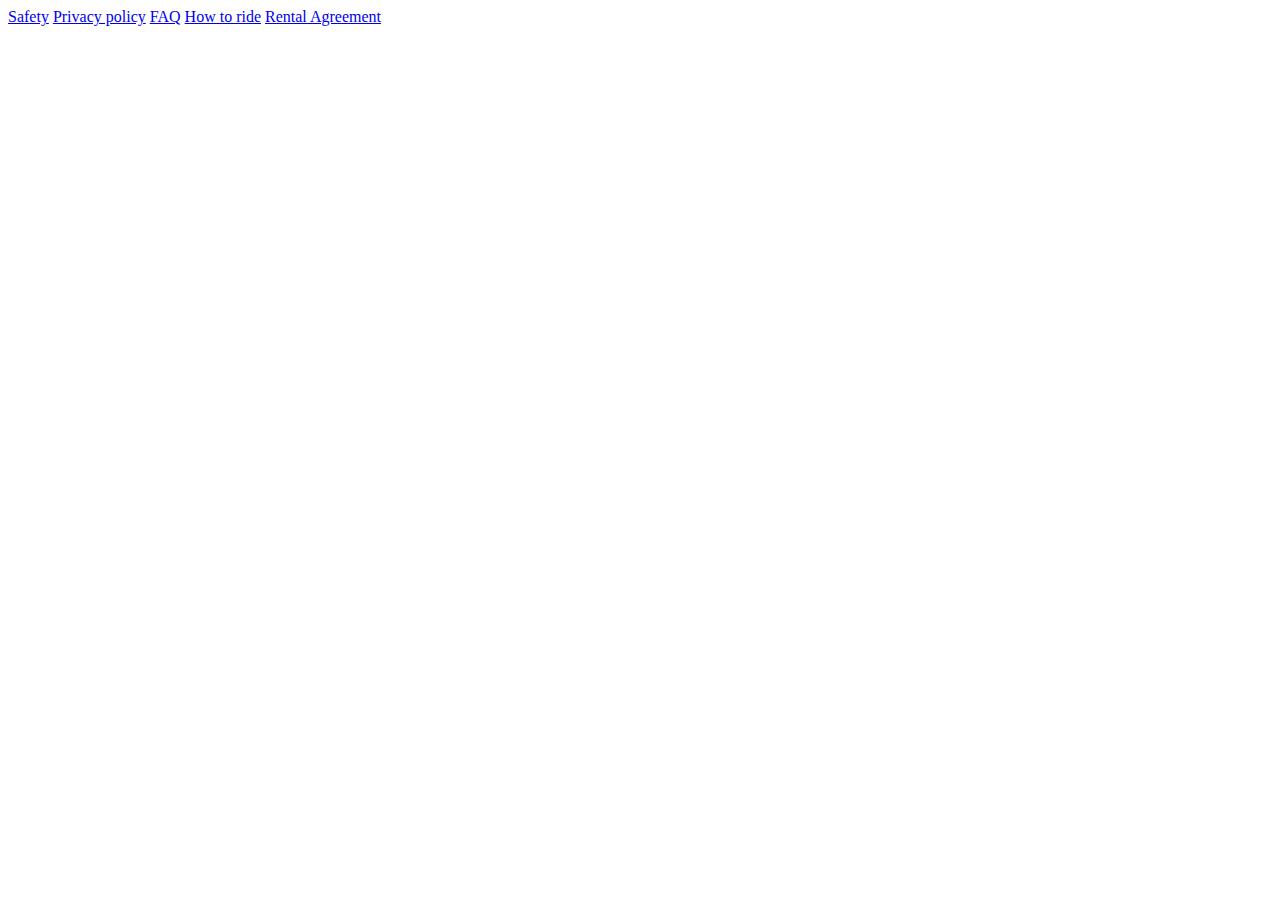
<file: index.html>
<!DOCTYPE html>
<html lang="en">
  <head>
    <meta charset="UTF-8" />
    <meta name="viewport" content="width=device-width, initial-scale=1.0" />
    <title>Document</title>
  </head>
  <body>
    <a href="./pages/safety.html">Safety</a>
    <a href="./pages/privacy-policy.html">Privacy policy</a>
    <a href="./pages/FAQ.html">FAQ</a>
    <a href="./pages/how-to-ride.html">How to ride</a>
    <a href="./pages/rental-agreement.html">Rental Agreement</a>
  </body>
</html>
</file>
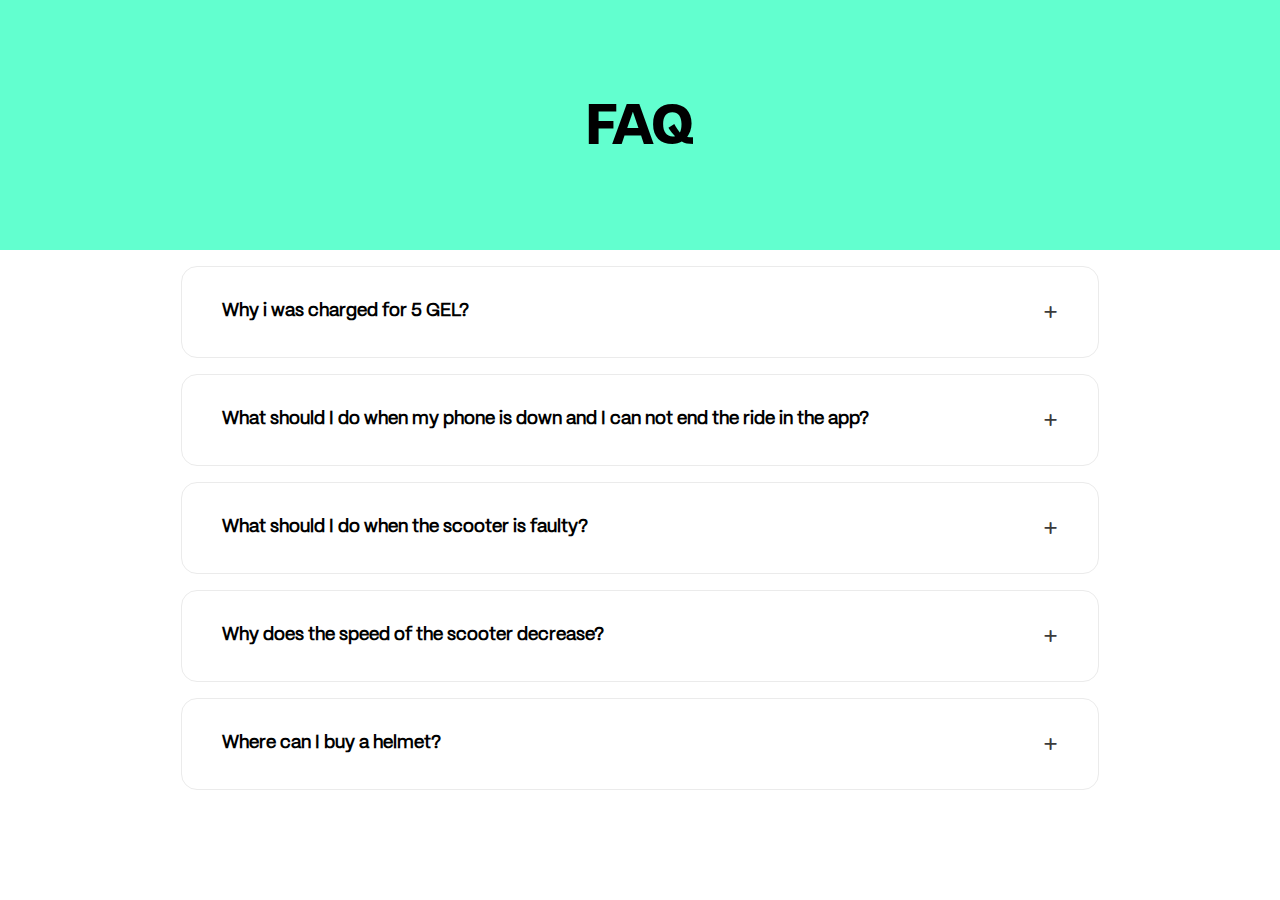
<file: pages/FAQ.html>
<DOCTYPE html>
  <html lang="en">
    <head>
      <meta charset="UTF-8" />
      <meta name="viewport" content="width=device-width, initial-scale=1.0" />
      <title>FAQ • Scroll</title>
      <link
        rel="stylesheet"
        href="https://cdnjs.cloudflare.com/ajax/libs/font-awesome/6.5.1/css/all.min.css"
      />
      <link rel="icon" type="image/x-icon" href="../images/small-logo.svg" />
      <link rel="stylesheet" href="../css/reset.css" />
      <link rel="stylesheet" href="../css/style.css" />
      <link rel="stylesheet" href="../css/media.css" />
      <link rel="stylesheet" href="../css/faq-style.css" />
    </head>

    <body>
      <div class="header-background">
        <header>
          <h1 class="main-title">FAQ</h1>
        </header>
      </div>
      <section class="faq">
      <div class="faq-container">
        <div class="wrapper">
          <button class="toggle">
            Why i was charged for 5 GEL?            <i class="fas fa-plus icon"></i>
          </button>
          <div class="faq-content">
            <p>At the beginning of the ride, 5 GEL is charged from the card, which will be returned to you instantly, this transaction is carried out to verify the authenticity of the tied account.
            </p>
          </div>
        </div>
        <div class="faq-container">
          <div class="wrapper">
            <button class="toggle">
              What should I do when my phone is down and I can not end the ride in the app?              <i class="fas fa-plus icon"></i>
            </button>
            <div class="faq-content">
              <p>When you charge your phone, write us to the support section in the app and you will get back the overpaid amount.
              </p>
            </div>
          </div>
          <div class="faq-container">
            <div class="wrapper">
              <button class="toggle">
                What should I do when the scooter is faulty?                <i class="fas fa-plus icon"></i>
              </button>
              <div class="faq-content">
                <p>All scooters are checked before leaving the warehouse, however, there are cases when certain defects are encountered due to improper use. If you notice that the scooter is faulty, please report it and our operating team can correct the defect.
                </p>
              </div>
            </div>
            <div class="faq-container">
              <div class="wrapper">
                <button class="toggle">
                  Why does the speed of the scooter decrease?                 <i class="fas fa-plus icon"></i>
                </button>
                <div class="faq-content">
                  <p>In order to move safely, there are zones in the application where the speed of the scooter is limited, for example: in crowded places such as parks and squares you can not scroll at high speed, because it can endanger others and you. This is why, when entering such areas, for your own safety and the safety of others, the scrolling speed decreases.
                  </p>
                </div>
              </div>
              <div class="faq-container">
                <div class="wrapper">
                  <button class="toggle">
                    Where can I buy a helmet?              <i class="fas fa-plus icon"></i>
                  </button>
                  <div class="faq-content">
                    <p>ou can find Closca helmets at our online shop.
                    </p>
                  </div>
                </div>
              
          </section>
      <script src="../script.js"></script>
    </body>
  </html>
</DOCTYPE>
</file>
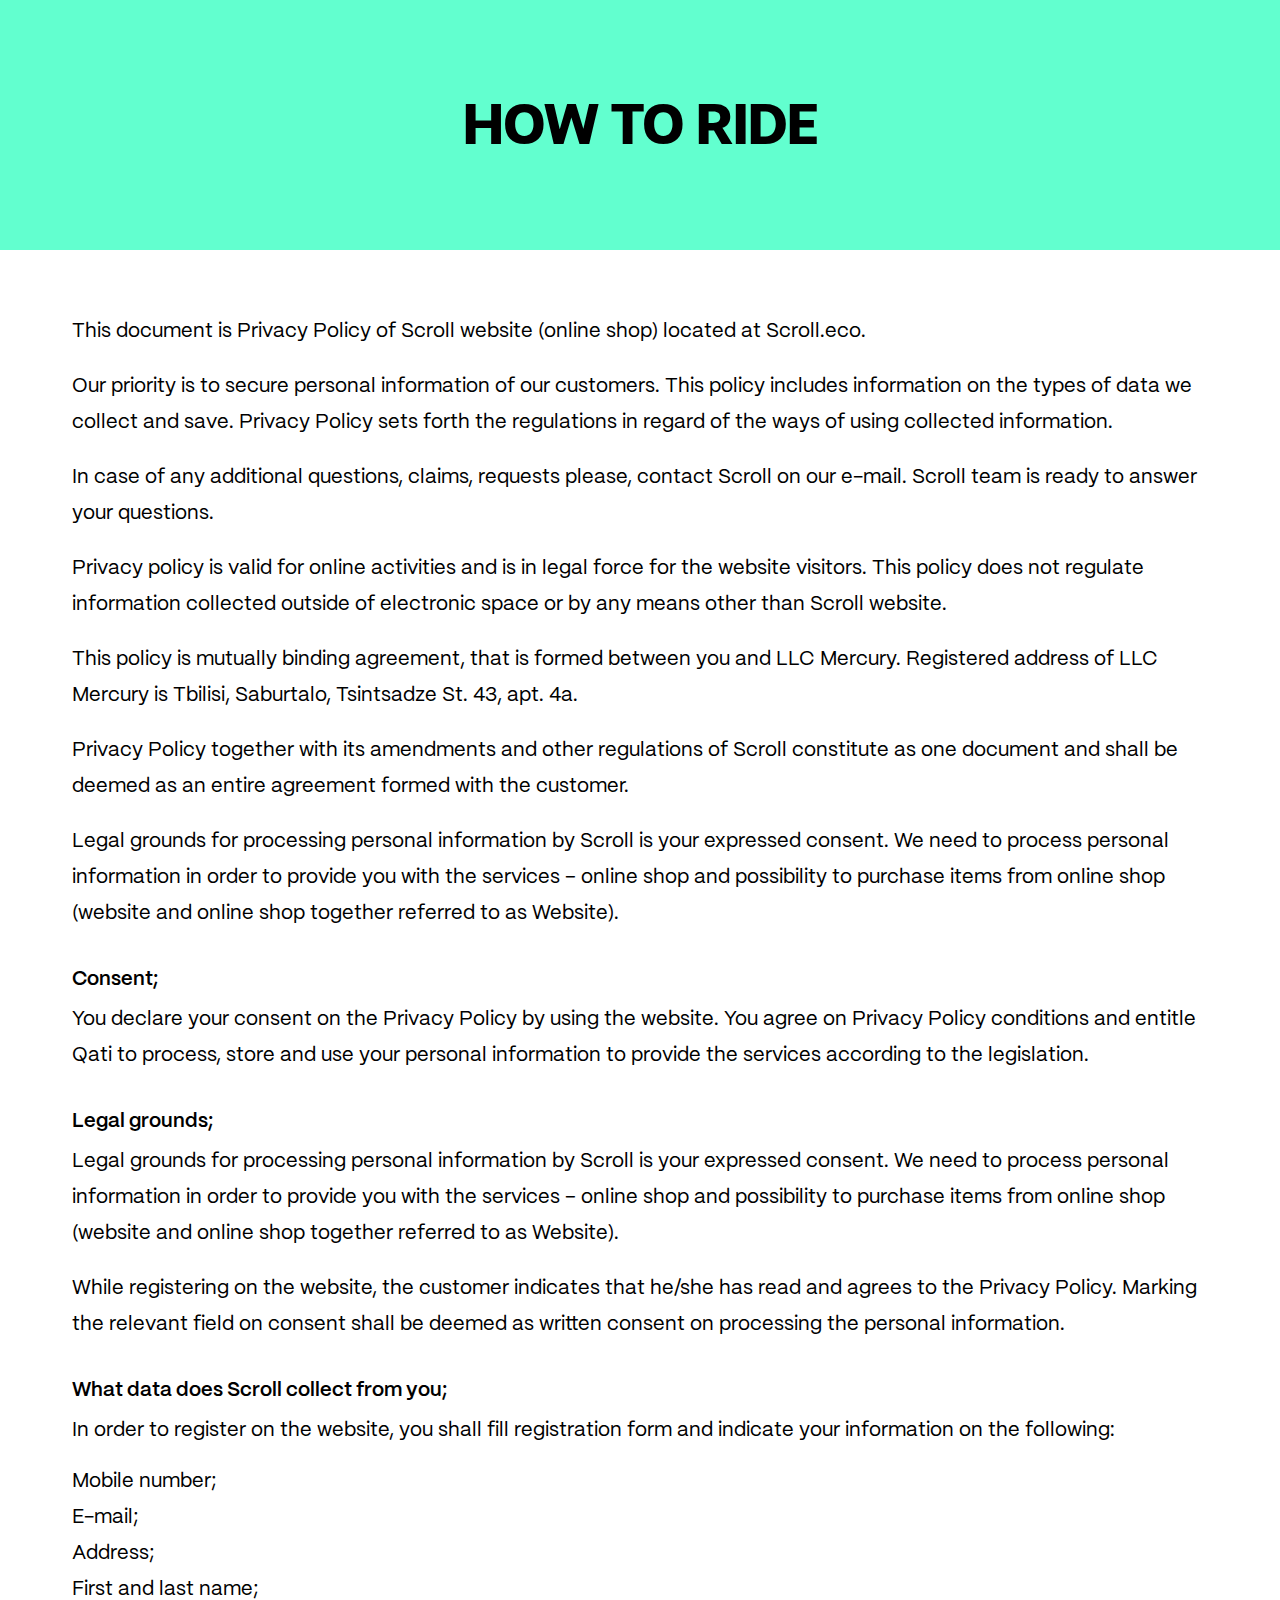
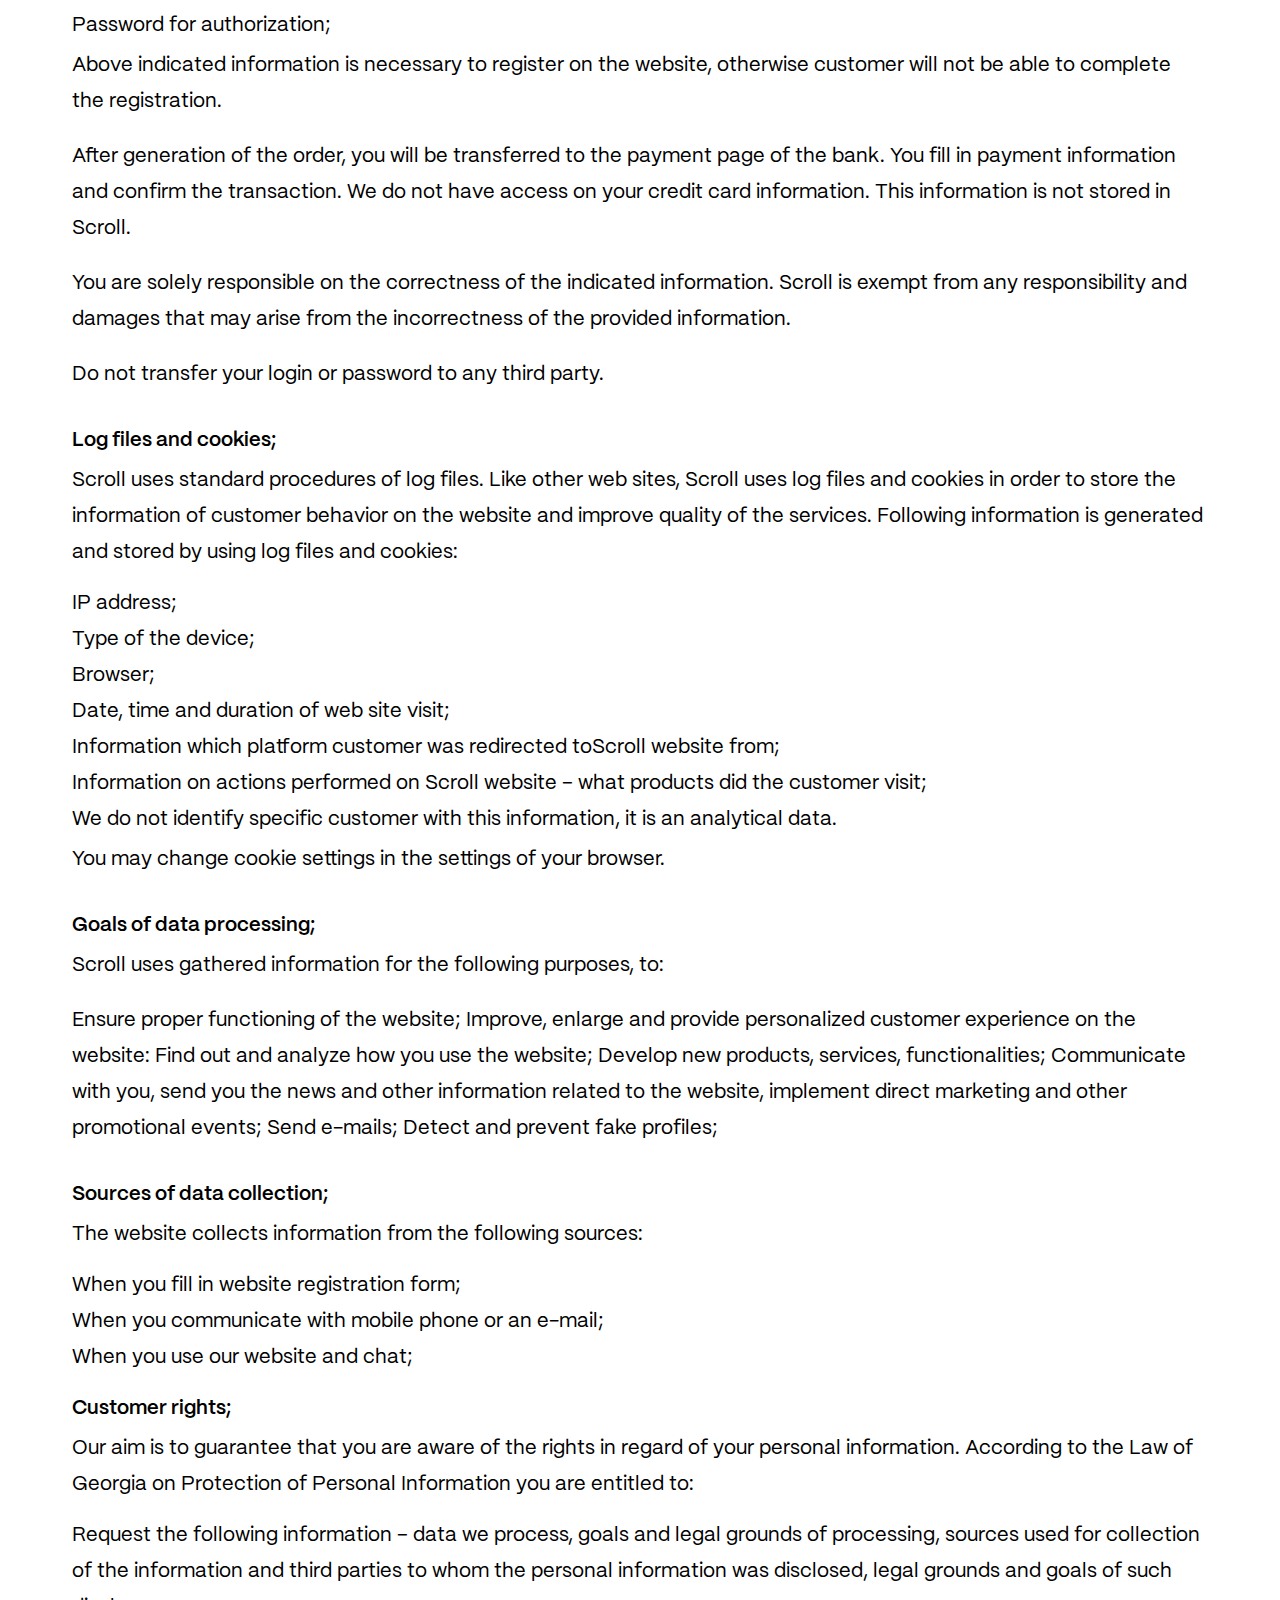
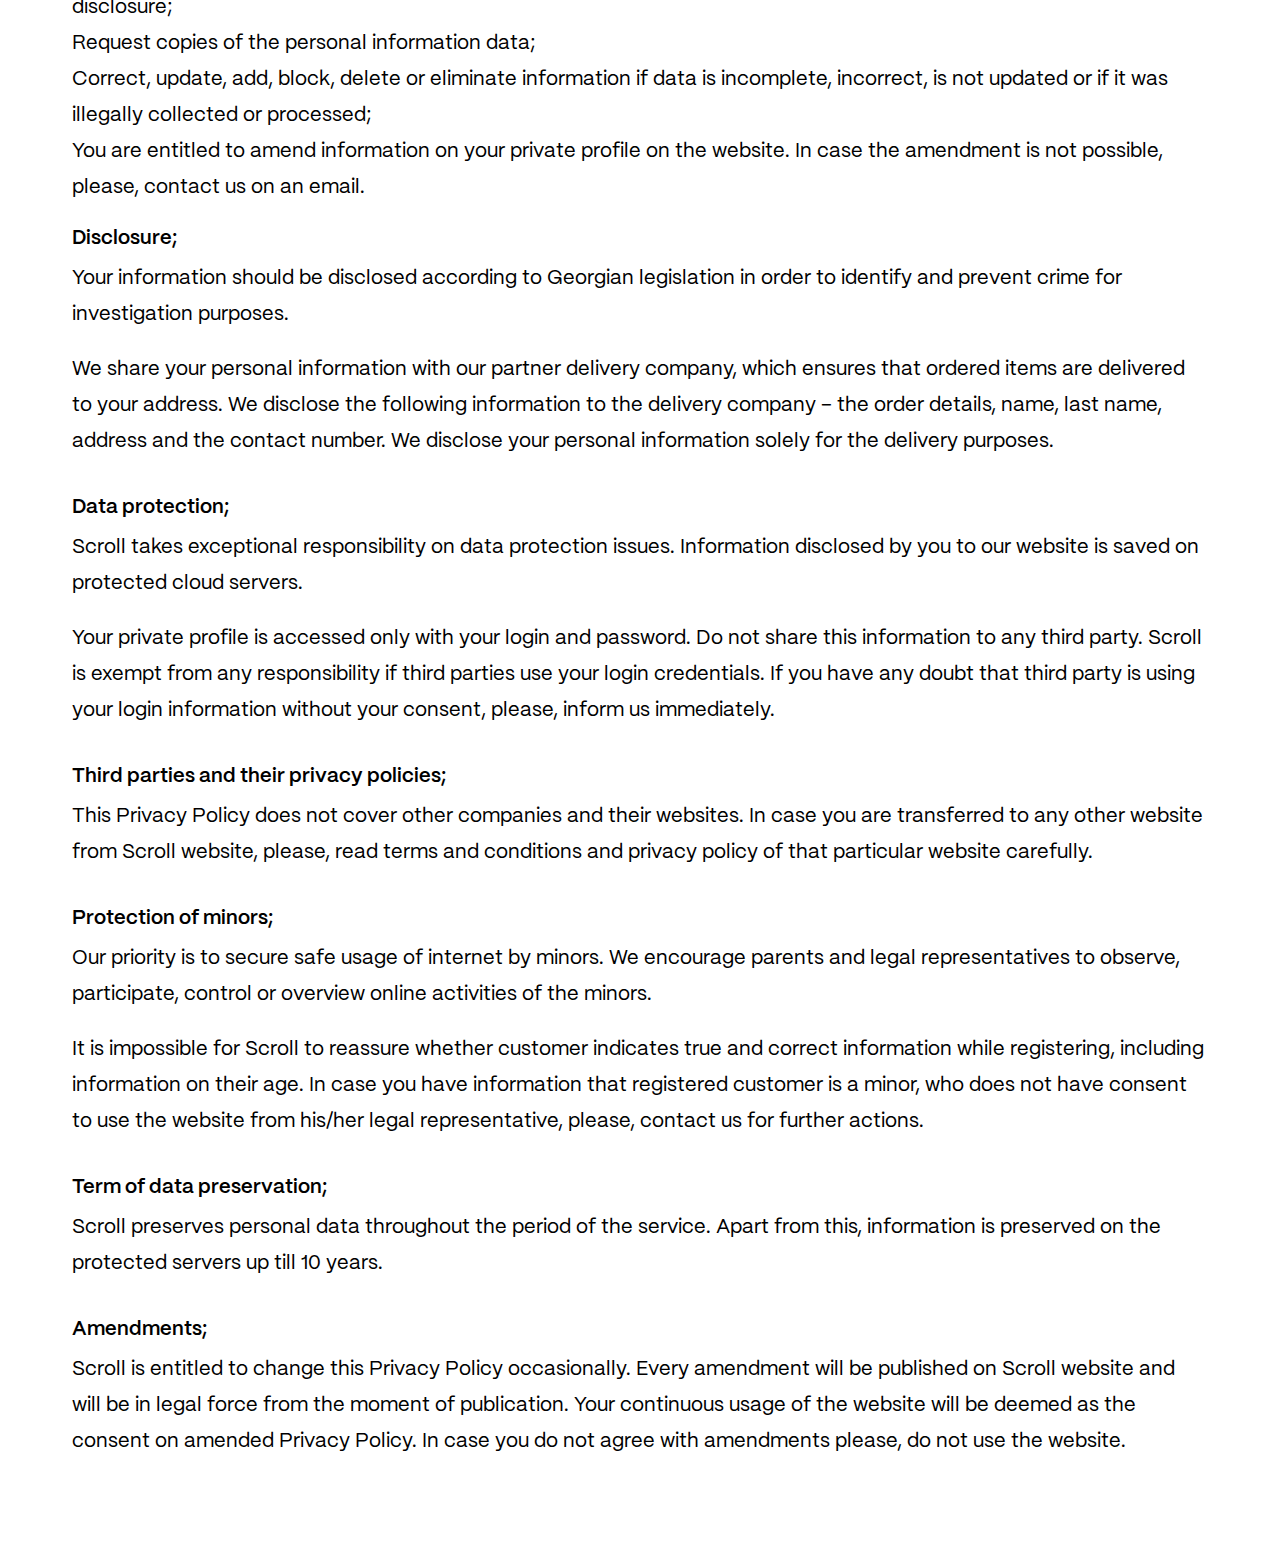
<file: pages/how-to-ride.html>
<!doctype html>
<html lang="en">
  <head>
    <meta charset="UTF-8" />
    <meta name="viewport" content="width=device-width, initial-scale=1.0" />
    <title>Privacy Policy • Scroll</title>
    <link rel="icon" type="image/x-icon" href="../images/small-logo.svg" />
    <link rel="stylesheet" href="../css/reset.css" />
    <link rel="stylesheet" href="../css/style.css" />
    <link rel="stylesheet" href="../css/media.css" />
  </head>
  <body>
    <div class="header-background">
      <header>
        <h1 class="main-title">How To Ride</h1>
      </header>
    </div>
    <div class="container">
      <section>
        <div class="main-content">
          <p class="text content-text">
            This document is Privacy Policy of Scroll website (online shop)
            located at Scroll.eco.
          </p>
          <p class="text content-text">
            Our priority is to secure personal information of our customers.
            This policy includes information on the types of data we collect and
            save. Privacy Policy sets forth the regulations in regard of the
            ways of using collected information.
          </p>
          <p class="text content-text">
            In case of any additional questions, claims, requests please,
            contact Scroll on our e-mail. Scroll team is ready to answer your
            questions.
          </p>
          <p class="text content-text">
            Privacy policy is valid for online activities and is in legal force
            for the website visitors. This policy does not regulate information
            collected outside of electronic space or by any means other than
            Scroll website.
          </p>
          <p class="text content-text">
            This policy is mutually binding agreement, that is formed between
            you and LLC Mercury. Registered address of LLC Mercury is Tbilisi,
            Saburtalo, Tsintsadze St. 43, apt. 4a.
          </p>
          <p class="text content-text">
            Privacy Policy together with its amendments and other regulations of
            Scroll constitute as one document and shall be deemed as an entire
            agreement formed with the customer.
          </p>
          <p class="text content-text">
            Legal grounds for processing personal information by Scroll is your
            expressed consent. We need to process personal information in order
            to provide you with the services – online shop and possibility to
            purchase items from online shop (website and online shop together
            referred to as Website).
          </p>
          <p class="text bold">Consent;</p>
          <p class="text content-text">
            You declare your consent on the Privacy Policy by using the website.
            You agree on Privacy Policy conditions and entitle Qati to process,
            store and use your personal information to provide the services
            according to the legislation.
          </p>
          <p class="text bold">Legal grounds;</p>
          <p class="text content-text">
            Legal grounds for processing personal information by Scroll is your
            expressed consent. We need to process personal information in order
            to provide you with the services – online shop and possibility to
            purchase items from online shop (website and online shop together
            referred to as Website).
          </p>
          <p class="text content-text">
            While registering on the website, the customer indicates that he/she
            has read and agrees to the Privacy Policy. Marking the relevant
            field on consent shall be deemed as written consent on processing
            the personal information.
          </p>
          <p class="text bold">What data does Scroll collect from you;</p>
          <p class="text content-text">
            In order to register on the website, you shall fill registration
            form and indicate your information on the following:
          </p>
          <ul class="u-list">
            <li class="text list-item">Mobile number;</li>
            <li class="text list-item">E-mail;</li>
            <li class="text list-item">Address;</li>
            <li class="text list-item">First and last name;</li>
            <li class="text list-item">Password for authorization;</li>
          </ul>
          <p class="text content-text">
            Above indicated information is necessary to register on the website,
            otherwise customer will not be able to complete the registration.
          </p>
          <p class="text content-text">
            After generation of the order, you will be transferred to the
            payment page of the bank. You fill in payment information and
            confirm the transaction. We do not have access on your credit card
            information. This information is not stored in Scroll.
          </p>
          <p class="text content-text">
            You are solely responsible on the correctness of the indicated
            information. Scroll is exempt from any responsibility and damages
            that may arise from the incorrectness of the provided information.
          </p>
          <p class="text content-text">
            Do not transfer your login or password to any third party.
          </p>
          <p class="text bold">Log files and cookies;</p>
          <p class="text content-text">
            Scroll uses standard procedures of log files. Like other web sites,
            Scroll uses log files and cookies in order to store the information
            of customer behavior on the website and improve quality of the
            services. Following information is generated and stored by using log
            files and cookies:
          </p>
          <ul class="u-list">
            <li class="text list-item">IP address;</li>
            <li class="text list-item">Type of the device;</li>
            <li class="text list-item">Browser;</li>
            <li class="text list-item">
              Date, time and duration of web site visit;
            </li>
            <li class="text list-item">
              Information which platform customer was redirected toScroll
              website from;
            </li>
            <li class="text list-item">
              Information on actions performed on Scroll website – what products
              did the customer visit;
            </li>
            <li class="text list-item">
              We do not identify specific customer with this information, it is
              an analytical data.
            </li>
          </ul>
          <p class="text content-text">
            You may change cookie settings in the settings of your browser.
          </p>
          <p class="text bold">Goals of data processing;</p>
          <p class="text content-text">
            Scroll uses gathered information for the following purposes, to:
          </p>
          <p class="text content-text">
            Ensure proper functioning of the website; Improve, enlarge and
            provide personalized customer experience on the website: Find out
            and analyze how you use the website; Develop new products, services,
            functionalities; Communicate with you, send you the news and other
            information related to the website, implement direct marketing and
            other promotional events; Send e-mails; Detect and prevent fake
            profiles;
          </p>
          <p class="text bold">Sources of data collection;</p>
          <p class="text content-text">
            The website collects information from the following sources:
          </p>
          <ul>
            <li class="text list-item">
              When you fill in website registration form;
            </li>
            <li class="text list-item">
              When you communicate with mobile phone or an e-mail;
            </li>
            <li class="text list-item">When you use our website and chat;</li>
          </ul>
          <p class="text bold">Customer rights;</p>
          <p class="text content-text">
            Our aim is to guarantee that you are aware of the rights in regard
            of your personal information. According to the Law of Georgia on
            Protection of Personal Information you are entitled to:
          </p>
          <ul>
            <li class="text list-item">
              Request the following information – data we process, goals and
              legal grounds of processing, sources used for collection of the
              information and third parties to whom the personal information was
              disclosed, legal grounds and goals of such disclosure;
            </li>
            <li class="text list-item">
              Request copies of the personal information data;
            </li>
            <li class="text list-item">
              Correct, update, add, block, delete or eliminate information if
              data is incomplete, incorrect, is not updated or if it was
              illegally collected or processed;
            </li>
            <li class="text list-item">
              You are entitled to amend information on your private profile on
              the website. In case the amendment is not possible, please,
              contact us on an email.
            </li>
          </ul>
          <p class="text bold">Disclosure;</p>
          <p class="text content-text">
            Your information should be disclosed according to Georgian
            legislation in order to identify and prevent crime for investigation
            purposes.
          </p>
          <p class="text content-text">
            We share your personal information with our partner delivery
            company, which ensures that ordered items are delivered to your
            address. We disclose the following information to the delivery
            company – the order details, name, last name, address and the
            contact number. We disclose your personal information solely for the
            delivery purposes.
          </p>
          <p class="text bold">Data protection;</p>
          <p class="text content-text">
            Scroll takes exceptional responsibility on data protection issues.
            Information disclosed by you to our website is saved on protected
            cloud servers.
          </p>
          <p class="text content-text">
            Your private profile is accessed only with your login and password.
            Do not share this information to any third party. Scroll is exempt
            from any responsibility if third parties use your login credentials.
            If you have any doubt that third party is using your login
            information without your consent, please, inform us immediately.
          </p>
          <p class="text bold">Third parties and their privacy policies;</p>
          <p class="text content-text">
            This Privacy Policy does not cover other companies and their
            websites. In case you are transferred to any other website from
            Scroll website, please, read terms and conditions and privacy policy
            of that particular website carefully.
          </p>
          <p class="text bold">Protection of minors;</p>
          <p class="text content-text">
            Our priority is to secure safe usage of internet by minors. We
            encourage parents and legal representatives to observe, participate,
            control or overview online activities of the minors.
          </p>
          <p class="text content-text">
            It is impossible for Scroll to reassure whether customer indicates
            true and correct information while registering, including
            information on their age. In case you have information that
            registered customer is a minor, who does not have consent to use the
            website from his/her legal representative, please, contact us for
            further actions.
          </p>
          <p class="text bold">Term of data preservation;</p>
          <p class="text content-text">
            Scroll preserves personal data throughout the period of the service.
            Apart from this, information is preserved on the protected servers
            up till 10 years.
          </p>
          <p class="text bold">Amendments;</p>
          <p class="text content-text">
            Scroll is entitled to change this Privacy Policy occasionally. Every
            amendment will be published on Scroll website and will be in legal
            force from the moment of publication. Your continuous usage of the
            website will be deemed as the consent on amended Privacy Policy. In
            case you do not agree with amendments please, do not use the
            website.
          </p>
        </div>
      </section>
    </div>
  </body>
</html>
</file>
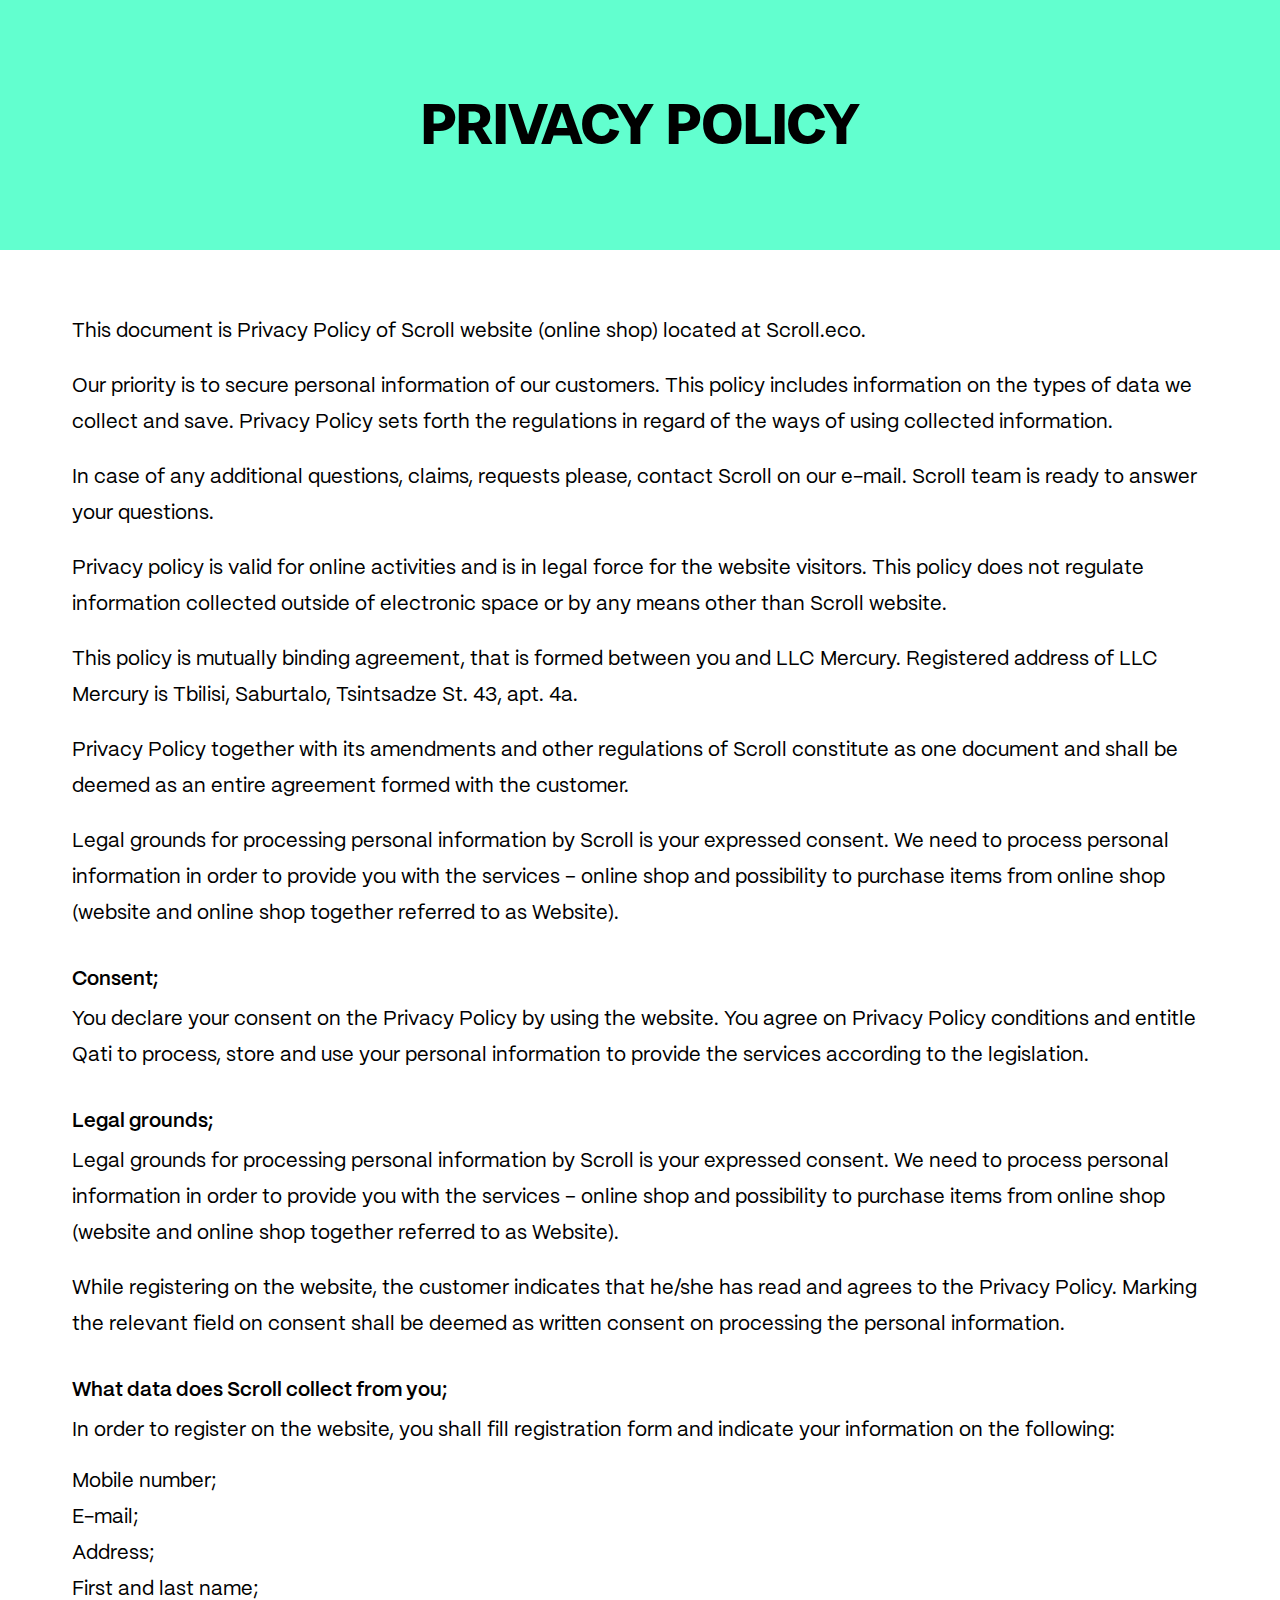
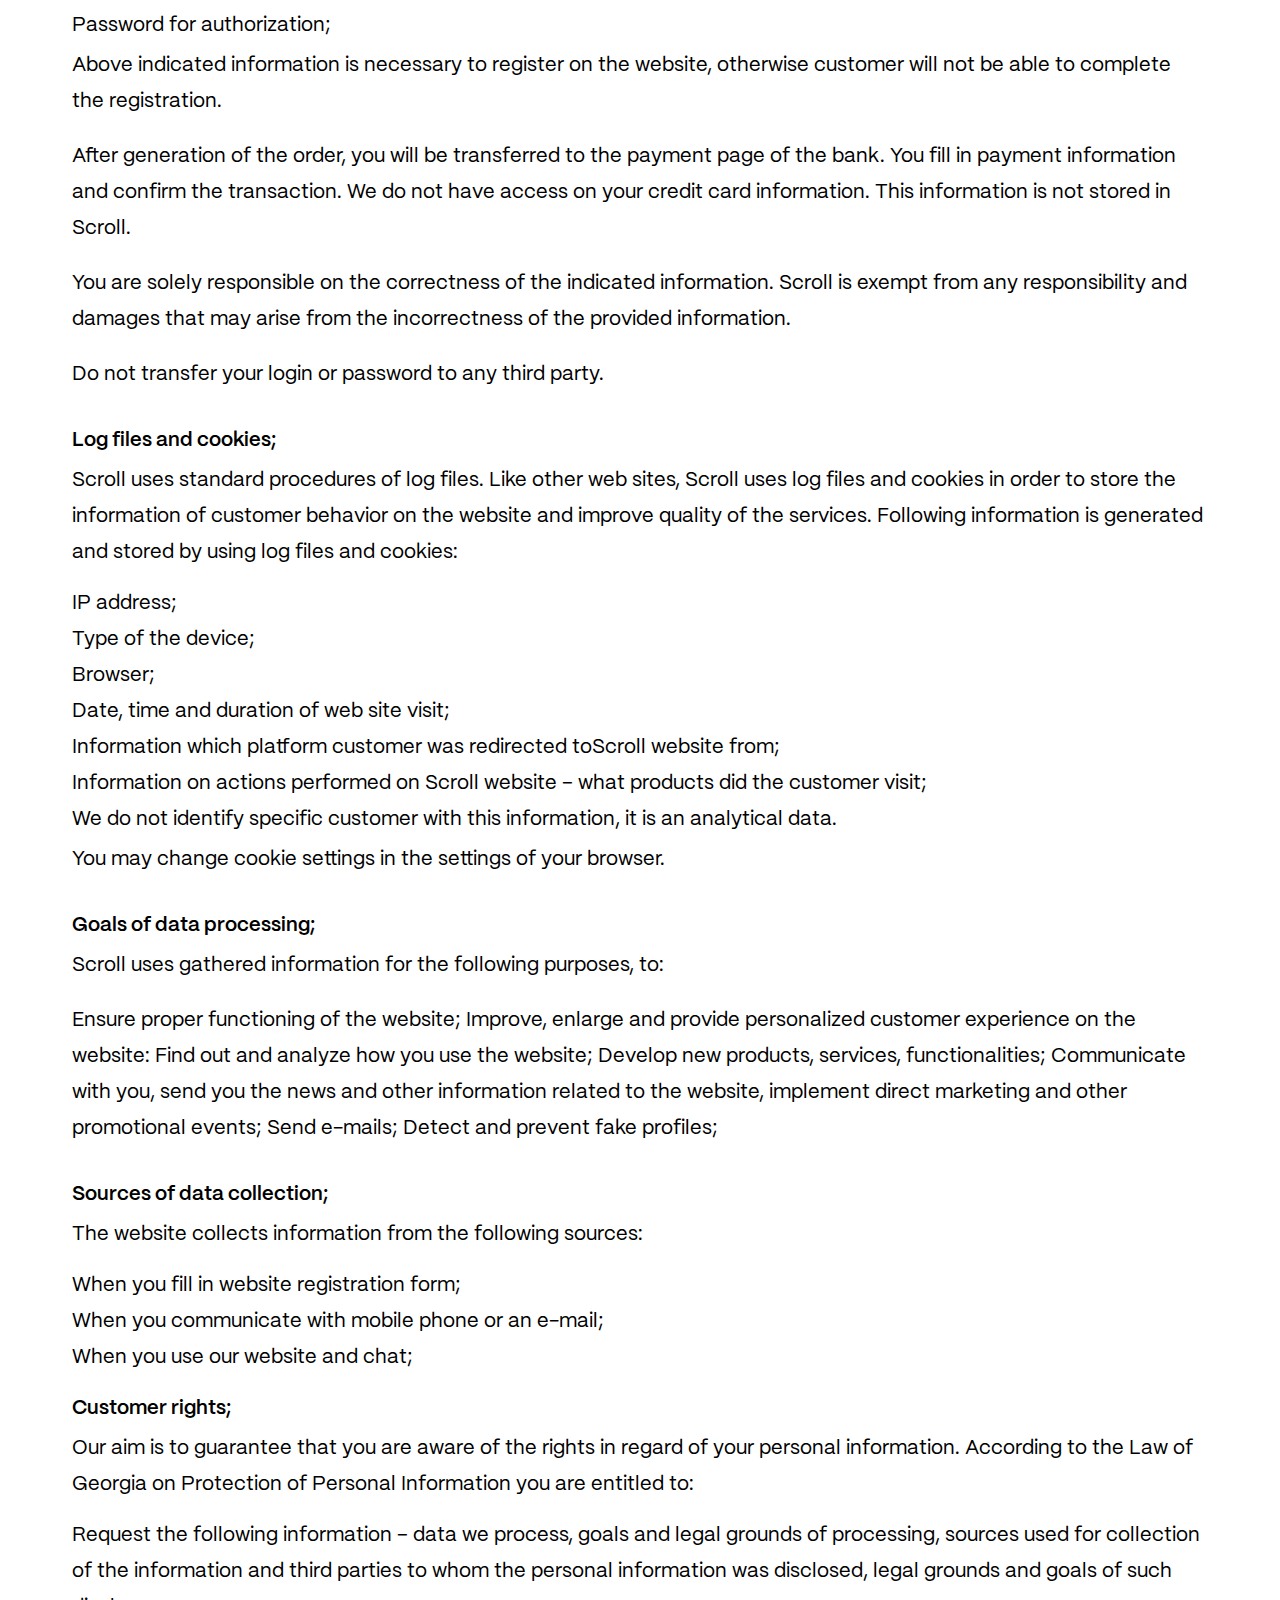
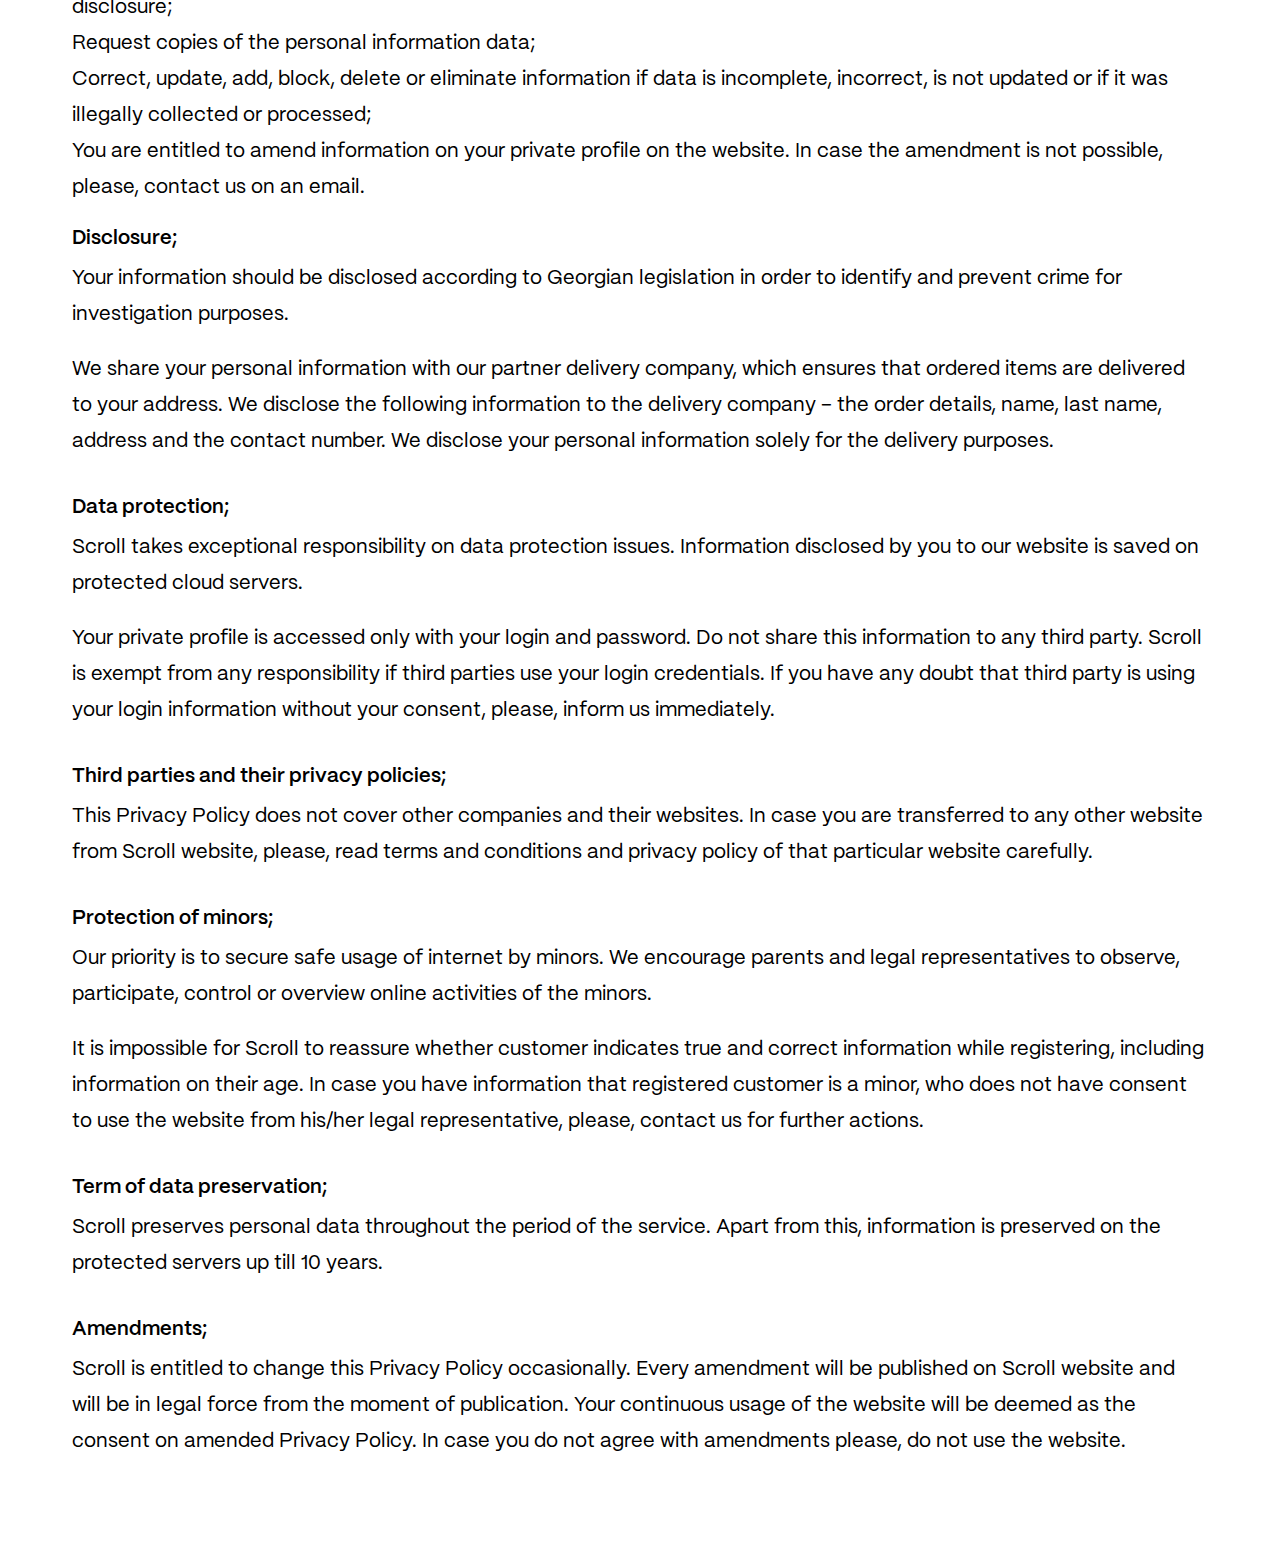
<file: pages/privacy-policy.html>
<!doctype html>
<html lang="en">
  <head>
    <meta charset="UTF-8" />
    <meta name="viewport" content="width=device-width, initial-scale=1.0" />
    <title>Privacy Policy • Scroll</title>
    <link rel="icon" type="image/x-icon" href="../images/small-logo.svg" />
    <link rel="stylesheet" href="../css/reset.css" />
    <link rel="stylesheet" href="../css/style.css" />
    <link rel="stylesheet" href="../css/media.css" />
  </head>
  <body>
    <div class="header-background">
      <header>
        <h1 class="main-title">Privacy Policy</h1>
      </header>
    </div>
    <div class="container">
      <section>
        <div class="main-content">
          <p class="text content-text">
            This document is Privacy Policy of Scroll website (online shop)
            located at Scroll.eco.
          </p>
          <p class="text content-text">
            Our priority is to secure personal information of our customers.
            This policy includes information on the types of data we collect and
            save. Privacy Policy sets forth the regulations in regard of the
            ways of using collected information.
          </p>
          <p class="text content-text">
            In case of any additional questions, claims, requests please,
            contact Scroll on our e-mail. Scroll team is ready to answer your
            questions.
          </p>
          <p class="text content-text">
            Privacy policy is valid for online activities and is in legal force
            for the website visitors. This policy does not regulate information
            collected outside of electronic space or by any means other than
            Scroll website.
          </p>
          <p class="text content-text">
            This policy is mutually binding agreement, that is formed between
            you and LLC Mercury. Registered address of LLC Mercury is Tbilisi,
            Saburtalo, Tsintsadze St. 43, apt. 4a.
          </p>
          <p class="text content-text">
            Privacy Policy together with its amendments and other regulations of
            Scroll constitute as one document and shall be deemed as an entire
            agreement formed with the customer.
          </p>
          <p class="text content-text">
            Legal grounds for processing personal information by Scroll is your
            expressed consent. We need to process personal information in order
            to provide you with the services – online shop and possibility to
            purchase items from online shop (website and online shop together
            referred to as Website).
          </p>
          <p class="text bold">Consent;</p>
          <p class="text content-text">
            You declare your consent on the Privacy Policy by using the website.
            You agree on Privacy Policy conditions and entitle Qati to process,
            store and use your personal information to provide the services
            according to the legislation.
          </p>
          <p class="text bold">Legal grounds;</p>
          <p class="text content-text">
            Legal grounds for processing personal information by Scroll is your
            expressed consent. We need to process personal information in order
            to provide you with the services – online shop and possibility to
            purchase items from online shop (website and online shop together
            referred to as Website).
          </p>
          <p class="text content-text">
            While registering on the website, the customer indicates that he/she
            has read and agrees to the Privacy Policy. Marking the relevant
            field on consent shall be deemed as written consent on processing
            the personal information.
          </p>
          <p class="text bold">What data does Scroll collect from you;</p>
          <p class="text content-text">
            In order to register on the website, you shall fill registration
            form and indicate your information on the following:
          </p>
          <ul class="u-list">
            <li class="text list-item">Mobile number;</li>
            <li class="text list-item">E-mail;</li>
            <li class="text list-item">Address;</li>
            <li class="text list-item">First and last name;</li>
            <li class="text list-item">Password for authorization;</li>
          </ul>
          <p class="text content-text">
            Above indicated information is necessary to register on the website,
            otherwise customer will not be able to complete the registration.
          </p>
          <p class="text content-text">
            After generation of the order, you will be transferred to the
            payment page of the bank. You fill in payment information and
            confirm the transaction. We do not have access on your credit card
            information. This information is not stored in Scroll.
          </p>
          <p class="text content-text">
            You are solely responsible on the correctness of the indicated
            information. Scroll is exempt from any responsibility and damages
            that may arise from the incorrectness of the provided information.
          </p>
          <p class="text content-text">
            Do not transfer your login or password to any third party.
          </p>
          <p class="text bold">Log files and cookies;</p>
          <p class="text content-text">
            Scroll uses standard procedures of log files. Like other web sites,
            Scroll uses log files and cookies in order to store the information
            of customer behavior on the website and improve quality of the
            services. Following information is generated and stored by using log
            files and cookies:
          </p>
          <ul class="u-list">
            <li class="text list-item">IP address;</li>
            <li class="text list-item">Type of the device;</li>
            <li class="text list-item">Browser;</li>
            <li class="text list-item">
              Date, time and duration of web site visit;
            </li>
            <li class="text list-item">
              Information which platform customer was redirected toScroll
              website from;
            </li>
            <li class="text list-item">
              Information on actions performed on Scroll website – what products
              did the customer visit;
            </li>
            <li class="text list-item">
              We do not identify specific customer with this information, it is
              an analytical data.
            </li>
          </ul>
          <p class="text content-text">
            You may change cookie settings in the settings of your browser.
          </p>
          <p class="text bold">Goals of data processing;</p>
          <p class="text content-text">
            Scroll uses gathered information for the following purposes, to:
          </p>
          <p class="text content-text">
            Ensure proper functioning of the website; Improve, enlarge and
            provide personalized customer experience on the website: Find out
            and analyze how you use the website; Develop new products, services,
            functionalities; Communicate with you, send you the news and other
            information related to the website, implement direct marketing and
            other promotional events; Send e-mails; Detect and prevent fake
            profiles;
          </p>
          <p class="text bold">Sources of data collection;</p>
          <p class="text content-text">
            The website collects information from the following sources:
          </p>
          <ul>
            <li class="text list-item">
              When you fill in website registration form;
            </li>
            <li class="text list-item">
              When you communicate with mobile phone or an e-mail;
            </li>
            <li class="text list-item">When you use our website and chat;</li>
          </ul>
          <p class="text bold">Customer rights;</p>
          <p class="text content-text">
            Our aim is to guarantee that you are aware of the rights in regard
            of your personal information. According to the Law of Georgia on
            Protection of Personal Information you are entitled to:
          </p>
          <ul>
            <li class="text list-item">
              Request the following information – data we process, goals and
              legal grounds of processing, sources used for collection of the
              information and third parties to whom the personal information was
              disclosed, legal grounds and goals of such disclosure;
            </li>
            <li class="text list-item">
              Request copies of the personal information data;
            </li>
            <li class="text list-item">
              Correct, update, add, block, delete or eliminate information if
              data is incomplete, incorrect, is not updated or if it was
              illegally collected or processed;
            </li>
            <li class="text list-item">
              You are entitled to amend information on your private profile on
              the website. In case the amendment is not possible, please,
              contact us on an email.
            </li>
          </ul>
          <p class="text bold">Disclosure;</p>
          <p class="text content-text">
            Your information should be disclosed according to Georgian
            legislation in order to identify and prevent crime for investigation
            purposes.
          </p>
          <p class="text content-text">
            We share your personal information with our partner delivery
            company, which ensures that ordered items are delivered to your
            address. We disclose the following information to the delivery
            company – the order details, name, last name, address and the
            contact number. We disclose your personal information solely for the
            delivery purposes.
          </p>
          <p class="text bold">Data protection;</p>
          <p class="text content-text">
            Scroll takes exceptional responsibility on data protection issues.
            Information disclosed by you to our website is saved on protected
            cloud servers.
          </p>
          <p class="text content-text">
            Your private profile is accessed only with your login and password.
            Do not share this information to any third party. Scroll is exempt
            from any responsibility if third parties use your login credentials.
            If you have any doubt that third party is using your login
            information without your consent, please, inform us immediately.
          </p>
          <p class="text bold">Third parties and their privacy policies;</p>
          <p class="text content-text">
            This Privacy Policy does not cover other companies and their
            websites. In case you are transferred to any other website from
            Scroll website, please, read terms and conditions and privacy policy
            of that particular website carefully.
          </p>
          <p class="text bold">Protection of minors;</p>
          <p class="text content-text">
            Our priority is to secure safe usage of internet by minors. We
            encourage parents and legal representatives to observe, participate,
            control or overview online activities of the minors.
          </p>
          <p class="text content-text">
            It is impossible for Scroll to reassure whether customer indicates
            true and correct information while registering, including
            information on their age. In case you have information that
            registered customer is a minor, who does not have consent to use the
            website from his/her legal representative, please, contact us for
            further actions.
          </p>
          <p class="text bold">Term of data preservation;</p>
          <p class="text content-text">
            Scroll preserves personal data throughout the period of the service.
            Apart from this, information is preserved on the protected servers
            up till 10 years.
          </p>
          <p class="text bold">Amendments;</p>
          <p class="text content-text">
            Scroll is entitled to change this Privacy Policy occasionally. Every
            amendment will be published on Scroll website and will be in legal
            force from the moment of publication. Your continuous usage of the
            website will be deemed as the consent on amended Privacy Policy. In
            case you do not agree with amendments please, do not use the
            website.
          </p>
        </div>
      </section>
    </div>
  </body>
</html>
</file>
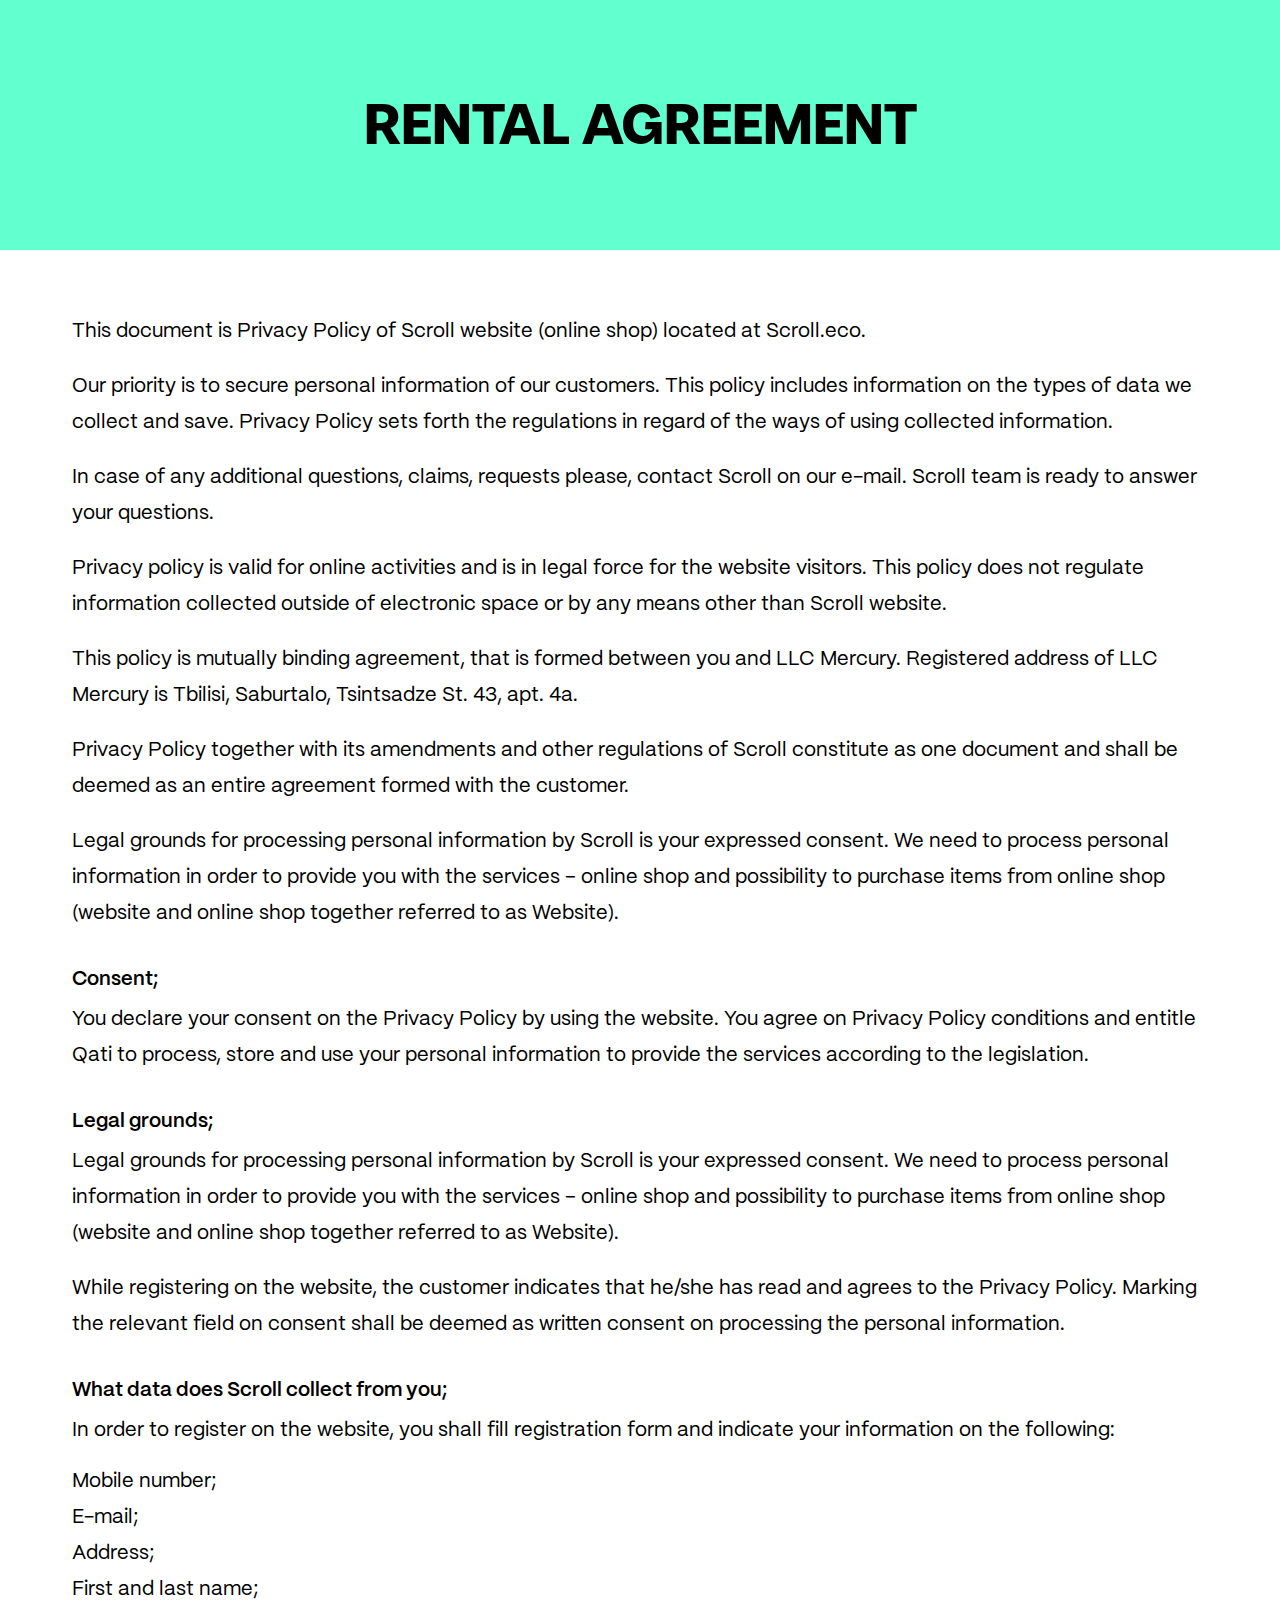
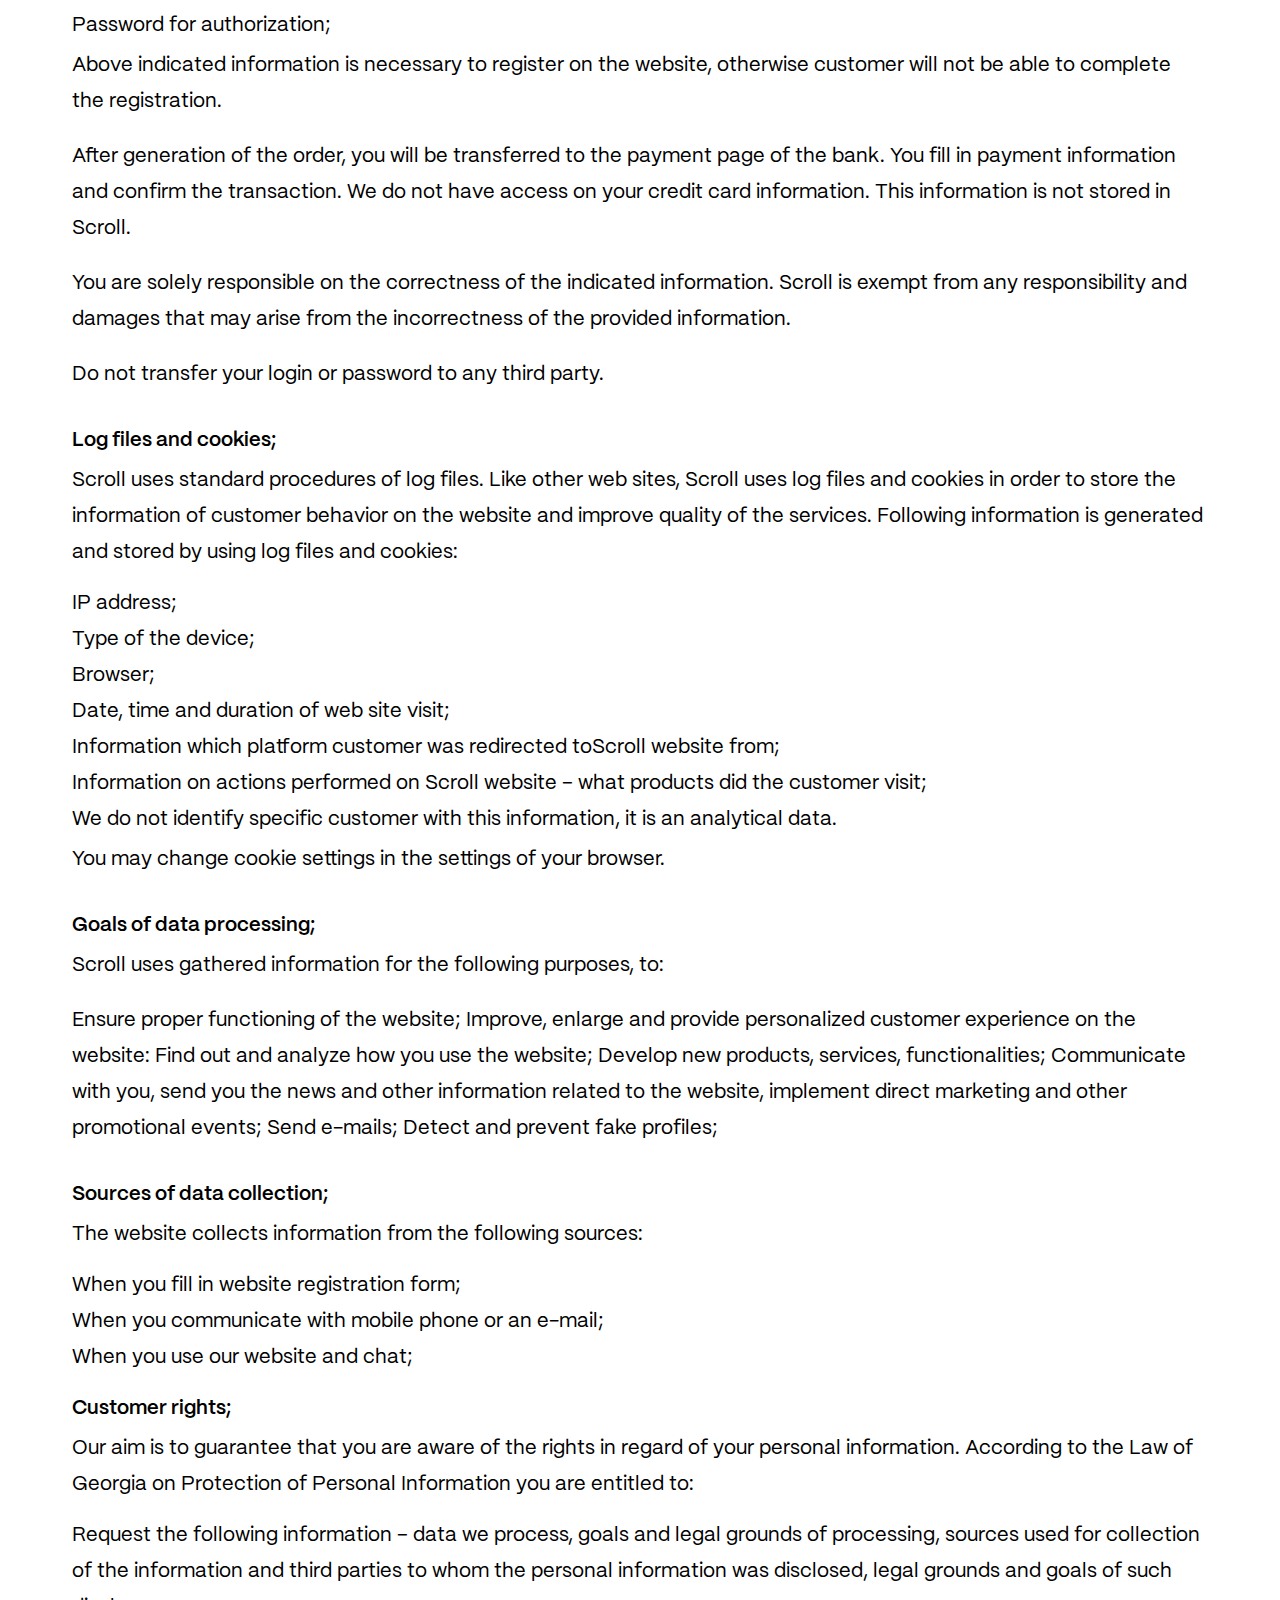
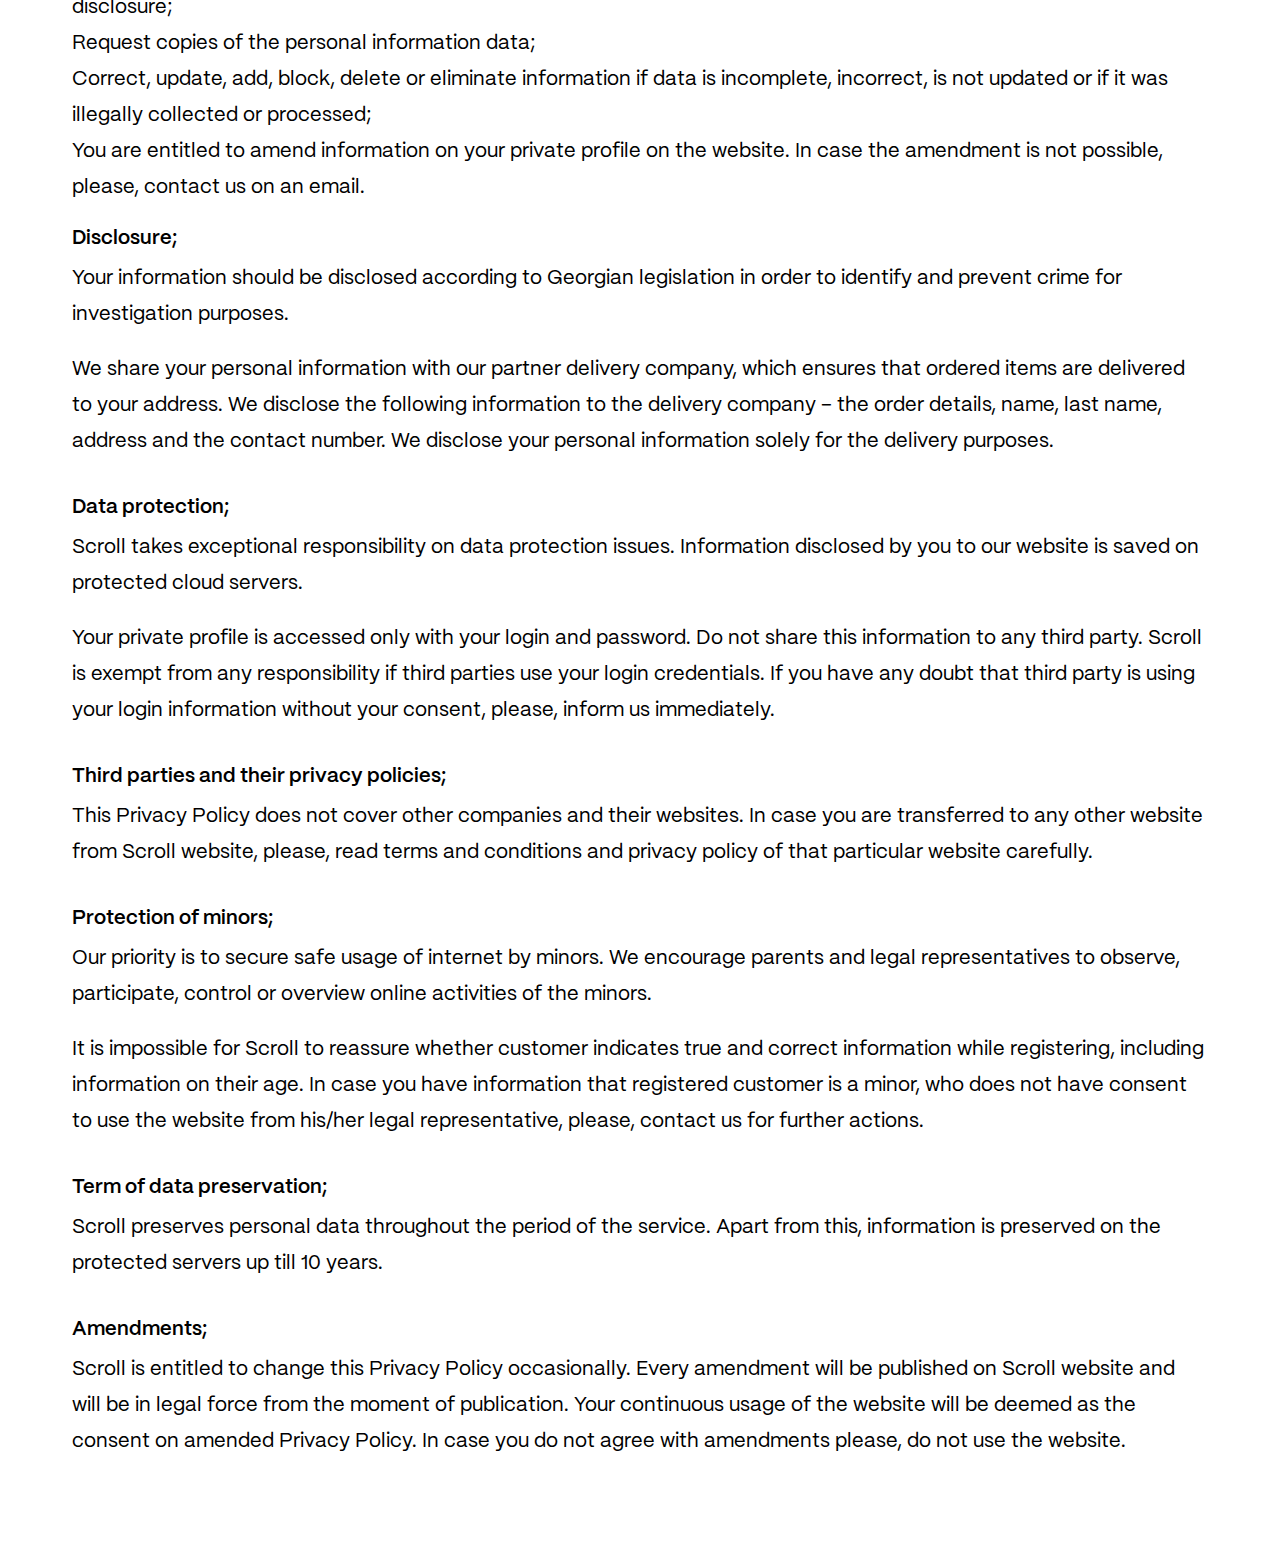
<file: pages/rental-agreement.html>
<!DOCTYPE html>
<html lang="en">
  <head>
    <meta charset="UTF-8" />
    <meta name="viewport" content="width=device-width, initial-scale=1.0" />
    <title>Rental Agreement • Scroll</title>
    <link rel="icon" type="image/x-icon" href="../images/small-logo.svg" />
    <link rel="stylesheet" href="../css/reset.css" />
    <link rel="stylesheet" href="../css/style.css" />
    <link rel="stylesheet" href="../css/media.css" />
  </head>
  <body>
    <div class="header-background">
      <header>
        <h1 class="main-title">Rental Agreement</h1>
      </header>
    </div>
    <div class="container">
      <section>
        <div class="main-content">
          <p class="text content-text">
            This document is Privacy Policy of Scroll website (online shop) located at Scroll.eco.
          </p>
          <p class="text content-text">
            Our priority is to secure personal information of our customers. This policy includes
            information on the types of data we collect and save. Privacy Policy sets forth the
            regulations in regard of the ways of using collected information.
          </p>
          <p class="text content-text">
            In case of any additional questions, claims, requests please, contact Scroll on our
            e-mail. Scroll team is ready to answer your questions.
          </p>
          <p class="text content-text">
            Privacy policy is valid for online activities and is in legal force for the website
            visitors. This policy does not regulate information collected outside of electronic
            space or by any means other than Scroll website.
          </p>
          <p class="text content-text">
            This policy is mutually binding agreement, that is formed between you and LLC Mercury.
            Registered address of LLC Mercury is Tbilisi, Saburtalo, Tsintsadze St. 43, apt. 4a.
          </p>
          <p class="text content-text">
            Privacy Policy together with its amendments and other regulations of Scroll constitute
            as one document and shall be deemed as an entire agreement formed with the customer.
          </p>
          <p class="text content-text">
            Legal grounds for processing personal information by Scroll is your expressed consent.
            We need to process personal information in order to provide you with the services –
            online shop and possibility to purchase items from online shop (website and online shop
            together referred to as Website).
          </p>
          <p class="text bold">Consent;</p>
          <p class="text content-text">
            You declare your consent on the Privacy Policy by using the website. You agree on
            Privacy Policy conditions and entitle Qati to process, store and use your personal
            information to provide the services according to the legislation.
          </p>
          <p class="text bold">Legal grounds;</p>
          <p class="text content-text">
            Legal grounds for processing personal information by Scroll is your expressed consent.
            We need to process personal information in order to provide you with the services –
            online shop and possibility to purchase items from online shop (website and online shop
            together referred to as Website).
          </p>
          <p class="text content-text">
            While registering on the website, the customer indicates that he/she has read and agrees
            to the Privacy Policy. Marking the relevant field on consent shall be deemed as written
            consent on processing the personal information.
          </p>
          <p class="text bold">What data does Scroll collect from you;</p>
          <p class="text content-text">
            In order to register on the website, you shall fill registration form and indicate your
            information on the following:
          </p>
          <ul class="u-list">
            <li class="text list-item">Mobile number;</li>
            <li class="text list-item">E-mail;</li>
            <li class="text list-item">Address;</li>
            <li class="text list-item">First and last name;</li>
            <li class="text list-item">Password for authorization;</li>
          </ul>
          <p class="text content-text">
            Above indicated information is necessary to register on the website, otherwise customer
            will not be able to complete the registration.
          </p>
          <p class="text content-text">
            After generation of the order, you will be transferred to the payment page of the bank.
            You fill in payment information and confirm the transaction. We do not have access on
            your credit card information. This information is not stored in Scroll.
          </p>
          <p class="text content-text">
            You are solely responsible on the correctness of the indicated information. Scroll is
            exempt from any responsibility and damages that may arise from the incorrectness of the
            provided information.
          </p>
          <p class="text content-text">
            Do not transfer your login or password to any third party.
          </p>
          <p class="text bold">Log files and cookies;</p>
          <p class="text content-text">
            Scroll uses standard procedures of log files. Like other web sites, Scroll uses log
            files and cookies in order to store the information of customer behavior on the website
            and improve quality of the services. Following information is generated and stored by
            using log files and cookies:
          </p>
          <ul class="u-list">
            <li class="text list-item">IP address;</li>
            <li class="text list-item">Type of the device;</li>
            <li class="text list-item">Browser;</li>
            <li class="text list-item">Date, time and duration of web site visit;</li>
            <li class="text list-item">
              Information which platform customer was redirected toScroll website from;
            </li>
            <li class="text list-item">
              Information on actions performed on Scroll website – what products did the customer
              visit;
            </li>
            <li class="text list-item">
              We do not identify specific customer with this information, it is an analytical data.
            </li>
          </ul>
          <p class="text content-text">
            You may change cookie settings in the settings of your browser.
          </p>
          <p class="text bold">Goals of data processing;</p>
          <p class="text content-text">
            Scroll uses gathered information for the following purposes, to:
          </p>
          <p class="text content-text">
            Ensure proper functioning of the website; Improve, enlarge and provide personalized
            customer experience on the website: Find out and analyze how you use the website;
            Develop new products, services, functionalities; Communicate with you, send you the news
            and other information related to the website, implement direct marketing and other
            promotional events; Send e-mails; Detect and prevent fake profiles;
          </p>
          <p class="text bold">Sources of data collection;</p>
          <p class="text content-text">
            The website collects information from the following sources:
          </p>
          <ul>
            <li class="text list-item">When you fill in website registration form;</li>
            <li class="text list-item">When you communicate with mobile phone or an e-mail;</li>
            <li class="text list-item">When you use our website and chat;</li>
          </ul>
          <p class="text bold">Customer rights;</p>
          <p class="text content-text">
            Our aim is to guarantee that you are aware of the rights in regard of your personal
            information. According to the Law of Georgia on Protection of Personal Information you
            are entitled to:
          </p>
          <ul>
            <li class="text list-item">
              Request the following information – data we process, goals and legal grounds of
              processing, sources used for collection of the information and third parties to whom
              the personal information was disclosed, legal grounds and goals of such disclosure;
            </li>
            <li class="text list-item">Request copies of the personal information data;</li>
            <li class="text list-item">
              Correct, update, add, block, delete or eliminate information if data is incomplete,
              incorrect, is not updated or if it was illegally collected or processed;
            </li>
            <li class="text list-item">
              You are entitled to amend information on your private profile on the website. In case
              the amendment is not possible, please, contact us on an email.
            </li>
          </ul>
          <p class="text bold">Disclosure;</p>
          <p class="text content-text">
            Your information should be disclosed according to Georgian legislation in order to
            identify and prevent crime for investigation purposes.
          </p>
          <p class="text content-text">
            We share your personal information with our partner delivery company, which ensures that
            ordered items are delivered to your address. We disclose the following information to
            the delivery company – the order details, name, last name, address and the contact
            number. We disclose your personal information solely for the delivery purposes.
          </p>
          <p class="text bold">Data protection;</p>
          <p class="text content-text">
            Scroll takes exceptional responsibility on data protection issues. Information disclosed
            by you to our website is saved on protected cloud servers.
          </p>
          <p class="text content-text">
            Your private profile is accessed only with your login and password. Do not share this
            information to any third party. Scroll is exempt from any responsibility if third
            parties use your login credentials. If you have any doubt that third party is using your
            login information without your consent, please, inform us immediately.
          </p>
          <p class="text bold">Third parties and their privacy policies;</p>
          <p class="text content-text">
            This Privacy Policy does not cover other companies and their websites. In case you are
            transferred to any other website from Scroll website, please, read terms and conditions
            and privacy policy of that particular website carefully.
          </p>
          <p class="text bold">Protection of minors;</p>
          <p class="text content-text">
            Our priority is to secure safe usage of internet by minors. We encourage parents and
            legal representatives to observe, participate, control or overview online activities of
            the minors.
          </p>
          <p class="text content-text">
            It is impossible for Scroll to reassure whether customer indicates true and correct
            information while registering, including information on their age. In case you have
            information that registered customer is a minor, who does not have consent to use the
            website from his/her legal representative, please, contact us for further actions.
          </p>
          <p class="text bold">Term of data preservation;</p>
          <p class="text content-text">
            Scroll preserves personal data throughout the period of the service. Apart from this,
            information is preserved on the protected servers up till 10 years.
          </p>
          <p class="text bold">Amendments;</p>
          <p class="text content-text">
            Scroll is entitled to change this Privacy Policy occasionally. Every amendment will be
            published on Scroll website and will be in legal force from the moment of publication.
            Your continuous usage of the website will be deemed as the consent on amended Privacy
            Policy. In case you do not agree with amendments please, do not use the website.
          </p>
        </div>
      </section>
    </div>
  </body>
</html>
</file>
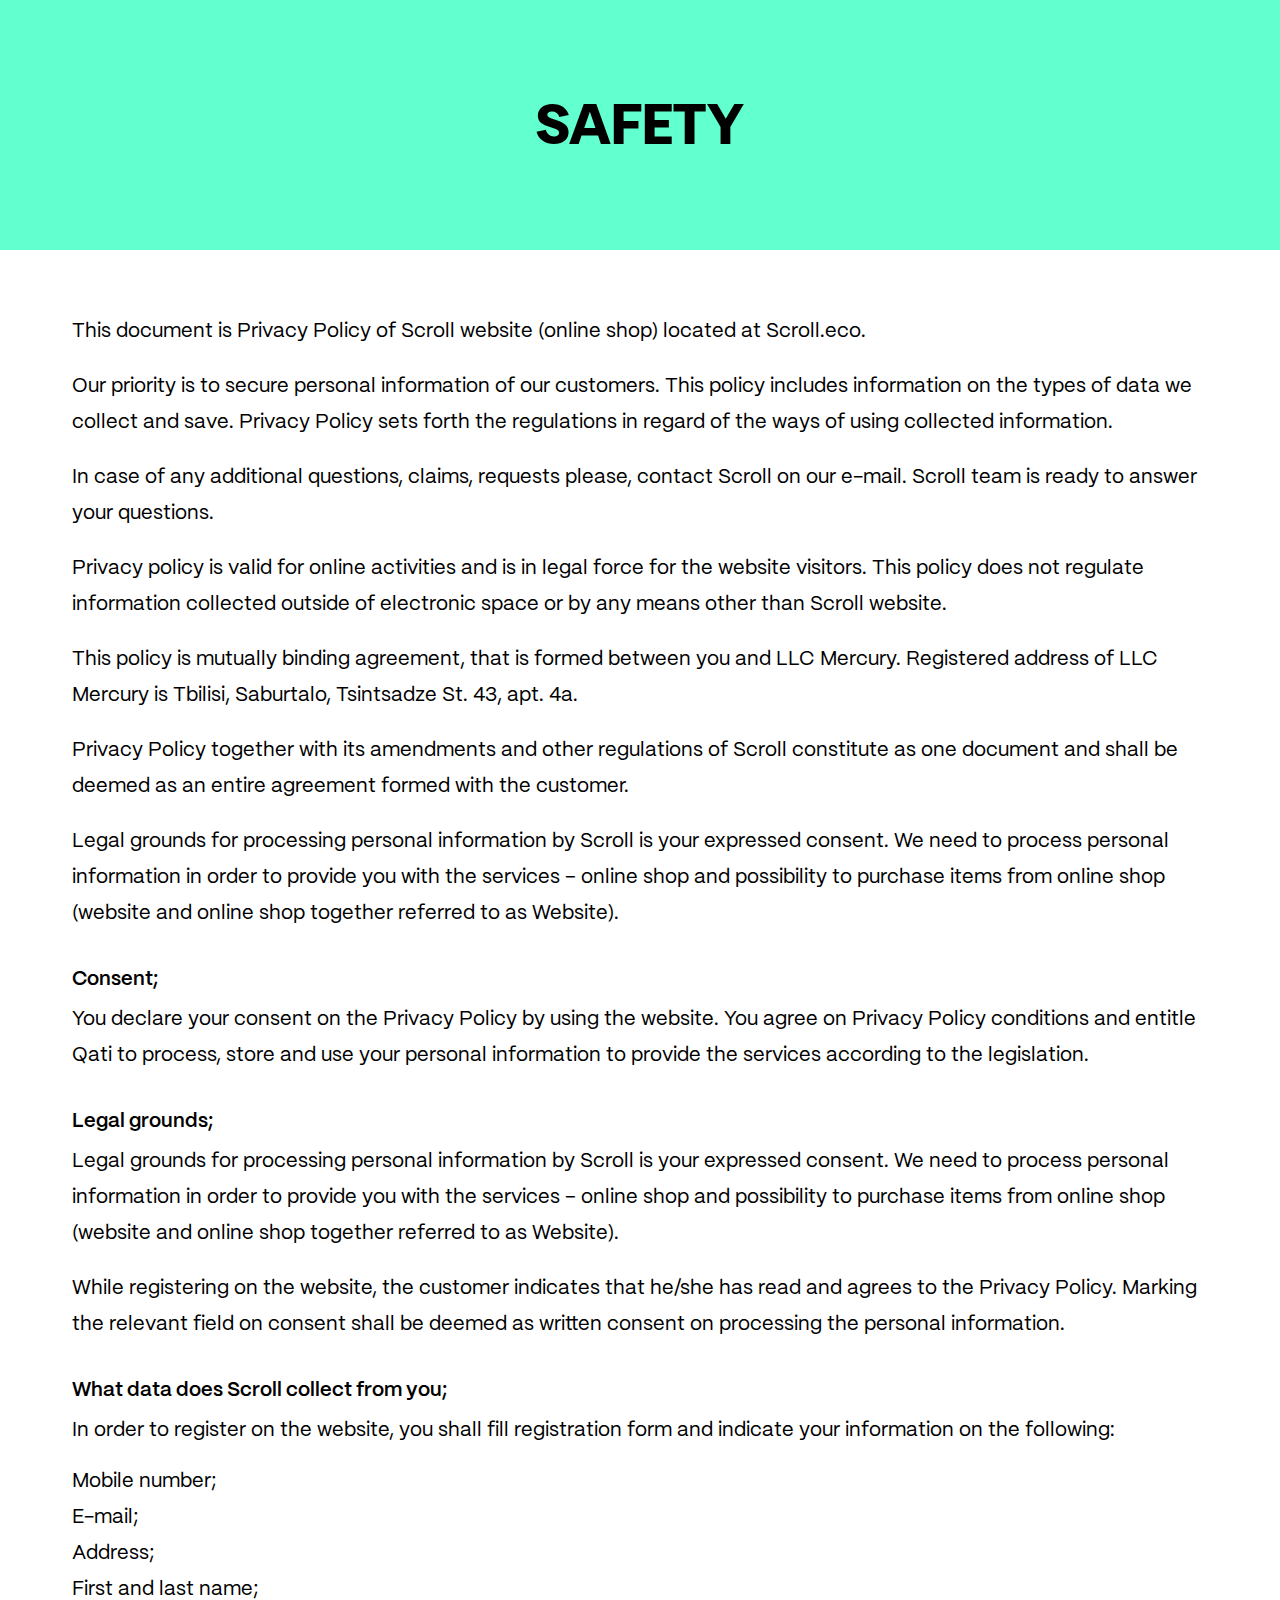
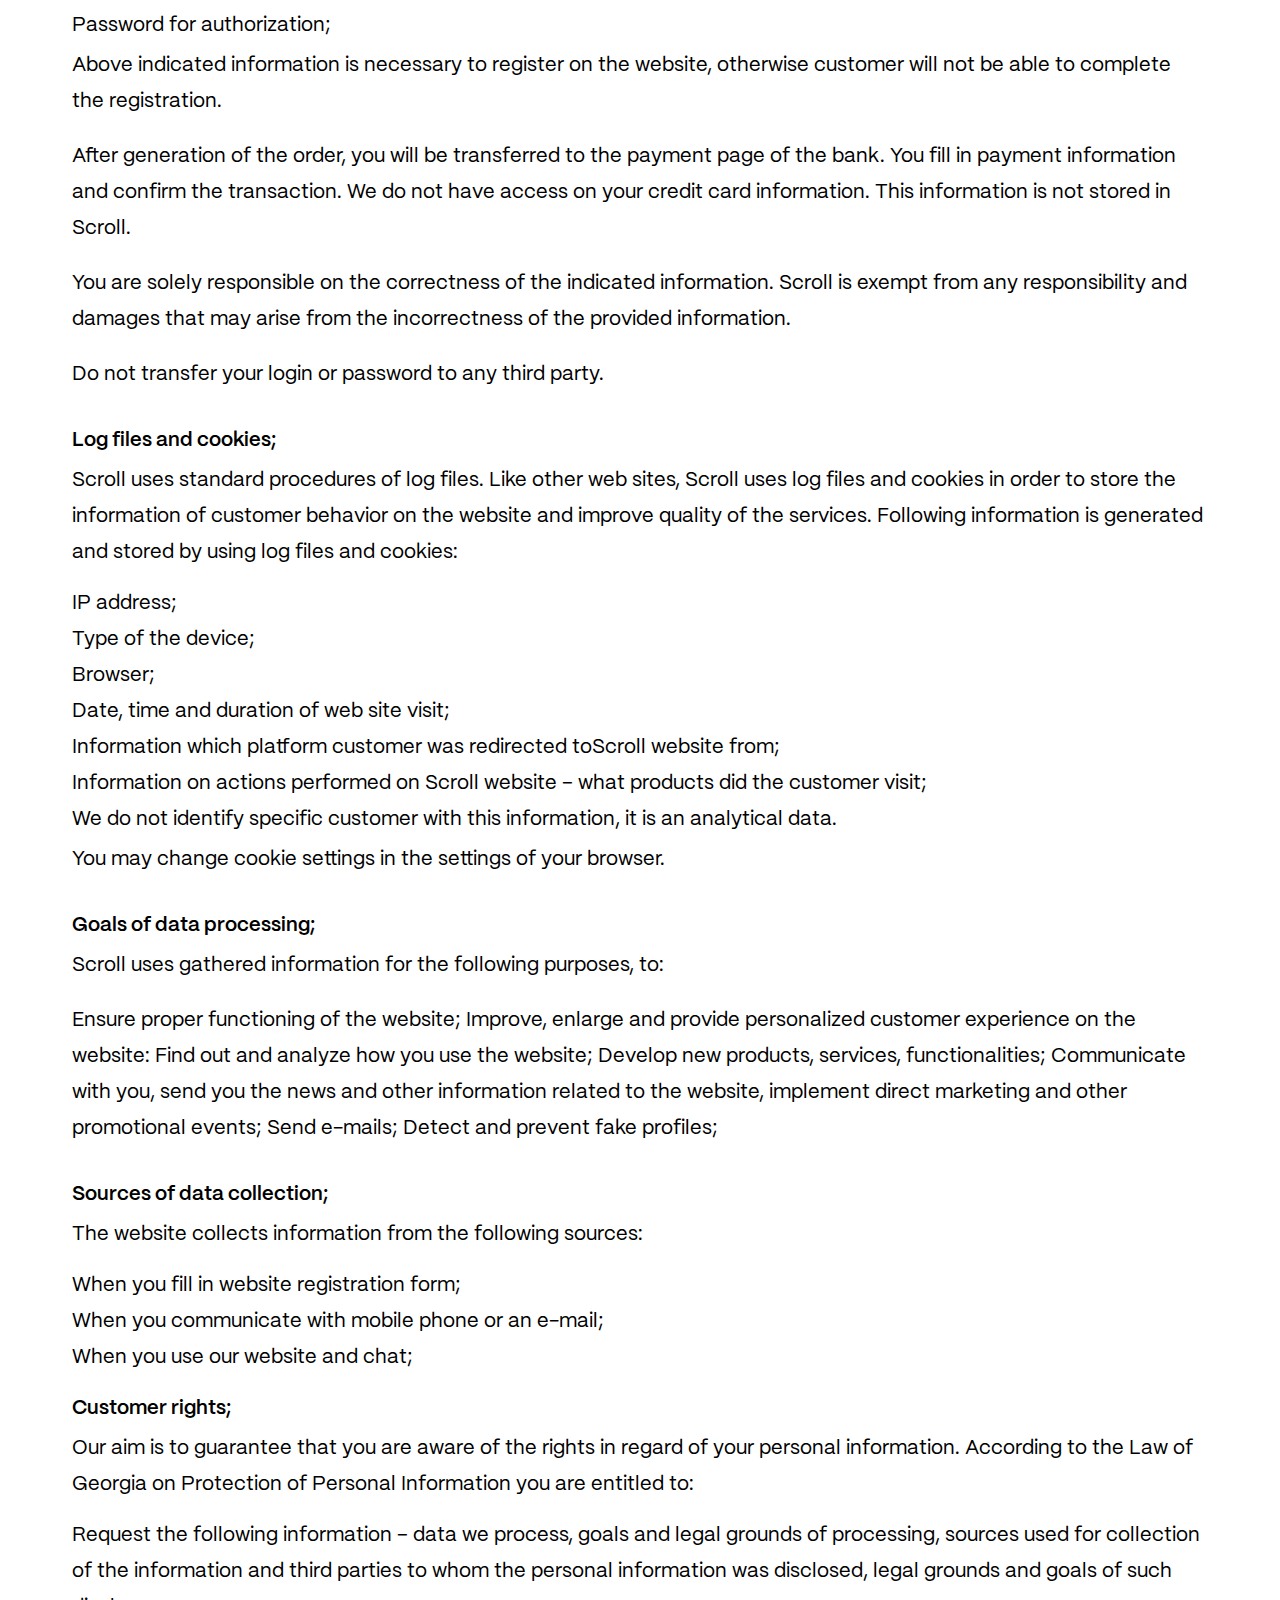
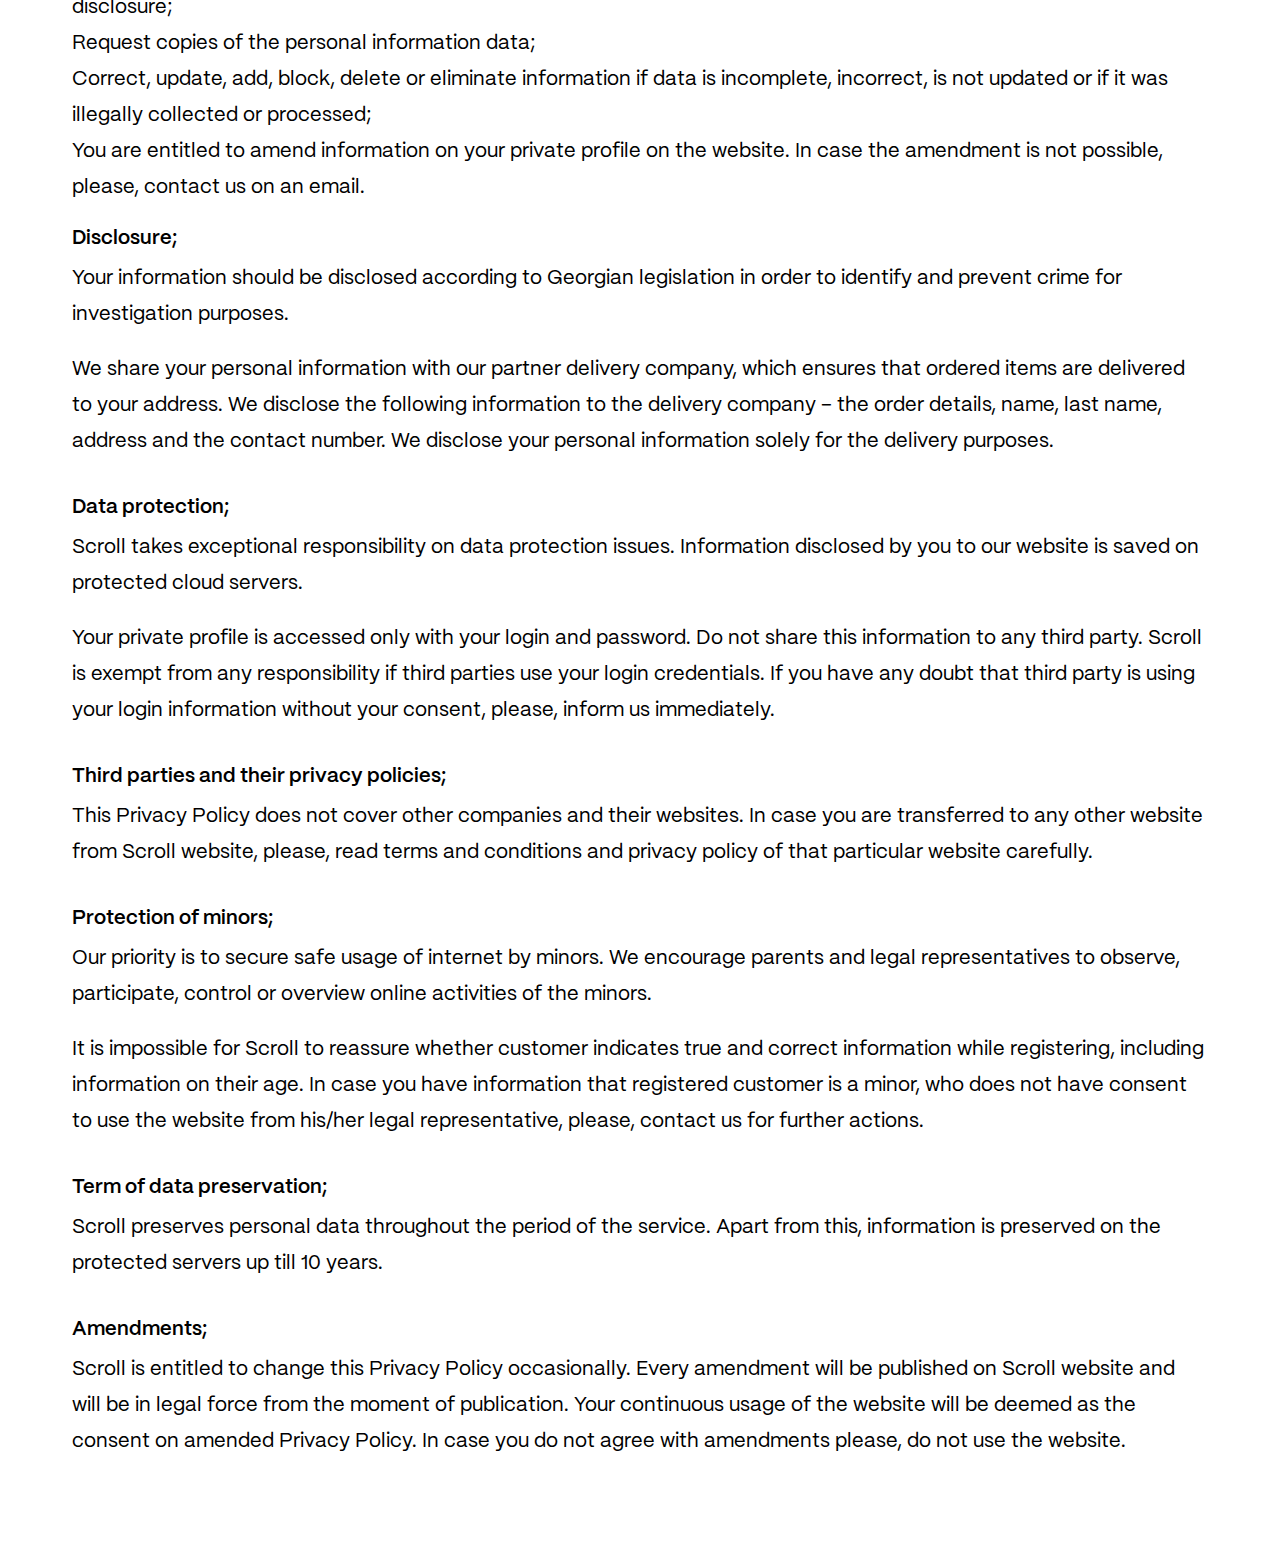
<file: pages/safety.html>
<!doctype html>
<html lang="en">
  <head>
    <meta charset="UTF-8" />
    <meta name="viewport" content="width=device-width, initial-scale=1.0" />
    <title>Safety • Scroll</title>
    <link rel="icon" type="image/x-icon" href="../images/small-logo.svg" />
    <link rel="stylesheet" href="../css/reset.css" />
    <link rel="stylesheet" href="../css/style.css" />
    <link rel="stylesheet" href="../css/media.css" />
  </head>
  <body>
    <div class="header-background">
      <header>
        <h1 class="main-title">Safety</h1>
      </header>
    </div>
    <div class="container">
      <section>
        <div class="main-content">
          <p class="text content-text">
            This document is Privacy Policy of Scroll website (online shop)
            located at Scroll.eco.
          </p>
          <p class="text content-text">
            Our priority is to secure personal information of our customers.
            This policy includes information on the types of data we collect and
            save. Privacy Policy sets forth the regulations in regard of the
            ways of using collected information.
          </p>
          <p class="text content-text">
            In case of any additional questions, claims, requests please,
            contact Scroll on our e-mail. Scroll team is ready to answer your
            questions.
          </p>
          <p class="text content-text">
            Privacy policy is valid for online activities and is in legal force
            for the website visitors. This policy does not regulate information
            collected outside of electronic space or by any means other than
            Scroll website.
          </p>
          <p class="text content-text">
            This policy is mutually binding agreement, that is formed between
            you and LLC Mercury. Registered address of LLC Mercury is Tbilisi,
            Saburtalo, Tsintsadze St. 43, apt. 4a.
          </p>
          <p class="text content-text">
            Privacy Policy together with its amendments and other regulations of
            Scroll constitute as one document and shall be deemed as an entire
            agreement formed with the customer.
          </p>
          <p class="text content-text">
            Legal grounds for processing personal information by Scroll is your
            expressed consent. We need to process personal information in order
            to provide you with the services – online shop and possibility to
            purchase items from online shop (website and online shop together
            referred to as Website).
          </p>
          <p class="text bold">Consent;</p>
          <p class="text content-text">
            You declare your consent on the Privacy Policy by using the website.
            You agree on Privacy Policy conditions and entitle Qati to process,
            store and use your personal information to provide the services
            according to the legislation.
          </p>
          <p class="text bold">Legal grounds;</p>
          <p class="text content-text">
            Legal grounds for processing personal information by Scroll is your
            expressed consent. We need to process personal information in order
            to provide you with the services – online shop and possibility to
            purchase items from online shop (website and online shop together
            referred to as Website).
          </p>
          <p class="text content-text">
            While registering on the website, the customer indicates that he/she
            has read and agrees to the Privacy Policy. Marking the relevant
            field on consent shall be deemed as written consent on processing
            the personal information.
          </p>
          <p class="text bold">What data does Scroll collect from you;</p>
          <p class="text content-text">
            In order to register on the website, you shall fill registration
            form and indicate your information on the following:
          </p>
          <ul class="u-list">
            <li class="text list-item">Mobile number;</li>
            <li class="text list-item">E-mail;</li>
            <li class="text list-item">Address;</li>
            <li class="text list-item">First and last name;</li>
            <li class="text list-item">Password for authorization;</li>
          </ul>
          <p class="text content-text">
            Above indicated information is necessary to register on the website,
            otherwise customer will not be able to complete the registration.
          </p>
          <p class="text content-text">
            After generation of the order, you will be transferred to the
            payment page of the bank. You fill in payment information and
            confirm the transaction. We do not have access on your credit card
            information. This information is not stored in Scroll.
          </p>
          <p class="text content-text">
            You are solely responsible on the correctness of the indicated
            information. Scroll is exempt from any responsibility and damages
            that may arise from the incorrectness of the provided information.
          </p>
          <p class="text content-text">
            Do not transfer your login or password to any third party.
          </p>
          <p class="text bold">Log files and cookies;</p>
          <p class="text content-text">
            Scroll uses standard procedures of log files. Like other web sites,
            Scroll uses log files and cookies in order to store the information
            of customer behavior on the website and improve quality of the
            services. Following information is generated and stored by using log
            files and cookies:
          </p>
          <ul class="u-list">
            <li class="text list-item">IP address;</li>
            <li class="text list-item">Type of the device;</li>
            <li class="text list-item">Browser;</li>
            <li class="text list-item">
              Date, time and duration of web site visit;
            </li>
            <li class="text list-item">
              Information which platform customer was redirected toScroll
              website from;
            </li>
            <li class="text list-item">
              Information on actions performed on Scroll website – what products
              did the customer visit;
            </li>
            <li class="text list-item">
              We do not identify specific customer with this information, it is
              an analytical data.
            </li>
          </ul>
          <p class="text content-text">
            You may change cookie settings in the settings of your browser.
          </p>
          <p class="text bold">Goals of data processing;</p>
          <p class="text content-text">
            Scroll uses gathered information for the following purposes, to:
          </p>
          <p class="text content-text">
            Ensure proper functioning of the website; Improve, enlarge and
            provide personalized customer experience on the website: Find out
            and analyze how you use the website; Develop new products, services,
            functionalities; Communicate with you, send you the news and other
            information related to the website, implement direct marketing and
            other promotional events; Send e-mails; Detect and prevent fake
            profiles;
          </p>
          <p class="text bold">Sources of data collection;</p>
          <p class="text content-text">
            The website collects information from the following sources:
          </p>
          <ul>
            <li class="text list-item">
              When you fill in website registration form;
            </li>
            <li class="text list-item">
              When you communicate with mobile phone or an e-mail;
            </li>
            <li class="text list-item">When you use our website and chat;</li>
          </ul>
          <p class="text bold">Customer rights;</p>
          <p class="text content-text">
            Our aim is to guarantee that you are aware of the rights in regard
            of your personal information. According to the Law of Georgia on
            Protection of Personal Information you are entitled to:
          </p>
          <ul>
            <li class="text list-item">
              Request the following information – data we process, goals and
              legal grounds of processing, sources used for collection of the
              information and third parties to whom the personal information was
              disclosed, legal grounds and goals of such disclosure;
            </li>
            <li class="text list-item">
              Request copies of the personal information data;
            </li>
            <li class="text list-item">
              Correct, update, add, block, delete or eliminate information if
              data is incomplete, incorrect, is not updated or if it was
              illegally collected or processed;
            </li>
            <li class="text list-item">
              You are entitled to amend information on your private profile on
              the website. In case the amendment is not possible, please,
              contact us on an email.
            </li>
          </ul>
          <p class="text bold">Disclosure;</p>
          <p class="text content-text">
            Your information should be disclosed according to Georgian
            legislation in order to identify and prevent crime for investigation
            purposes.
          </p>
          <p class="text content-text">
            We share your personal information with our partner delivery
            company, which ensures that ordered items are delivered to your
            address. We disclose the following information to the delivery
            company – the order details, name, last name, address and the
            contact number. We disclose your personal information solely for the
            delivery purposes.
          </p>
          <p class="text bold">Data protection;</p>
          <p class="text content-text">
            Scroll takes exceptional responsibility on data protection issues.
            Information disclosed by you to our website is saved on protected
            cloud servers.
          </p>
          <p class="text content-text">
            Your private profile is accessed only with your login and password.
            Do not share this information to any third party. Scroll is exempt
            from any responsibility if third parties use your login credentials.
            If you have any doubt that third party is using your login
            information without your consent, please, inform us immediately.
          </p>
          <p class="text bold">Third parties and their privacy policies;</p>
          <p class="text content-text">
            This Privacy Policy does not cover other companies and their
            websites. In case you are transferred to any other website from
            Scroll website, please, read terms and conditions and privacy policy
            of that particular website carefully.
          </p>
          <p class="text bold">Protection of minors;</p>
          <p class="text content-text">
            Our priority is to secure safe usage of internet by minors. We
            encourage parents and legal representatives to observe, participate,
            control or overview online activities of the minors.
          </p>
          <p class="text content-text">
            It is impossible for Scroll to reassure whether customer indicates
            true and correct information while registering, including
            information on their age. In case you have information that
            registered customer is a minor, who does not have consent to use the
            website from his/her legal representative, please, contact us for
            further actions.
          </p>
          <p class="text bold">Term of data preservation;</p>
          <p class="text content-text">
            Scroll preserves personal data throughout the period of the service.
            Apart from this, information is preserved on the protected servers
            up till 10 years.
          </p>
          <p class="text bold">Amendments;</p>
          <p class="text content-text">
            Scroll is entitled to change this Privacy Policy occasionally. Every
            amendment will be published on Scroll website and will be in legal
            force from the moment of publication. Your continuous usage of the
            website will be deemed as the consent on amended Privacy Policy. In
            case you do not agree with amendments please, do not use the
            website.
          </p>
        </div>
      </section>
    </div>
  </body>
</html>
</file>
<file: css/style.css>
@font-face {
  font-family: "PP Radio Grotesk";
  src: url("../fonts/radiogrotesk/PPRadioGrotesk-Black.otf") format("woff2");
  font-weight: normal;
  font-style: normal;
}

@font-face {
  font-family: "PP Mori";
  src: url("../fonts/mori/PPMori-Regular.otf") format("woff2");
  font-weight: normal;
  font-style: normal;
}

@font-face {
  font-family: "PP Mori bold";
  src: url("../fonts/mori/PPMori-SemiBold.otf") format("woff2");
  font-weight: normal;
  font-style: normal;
}

/* General styles */
.header-background {
  background-color: #62ffcf;
  background-size: 100vw 100vh;
  background-repeat: no-repeat;
  min-height: 131px;
  width: auto;
  display: flex;
  flex-direction: column;
  justify-content: center;
  align-items: center;
}

.main-title {
  color: var(--fg-highest, #000);
  font-family: "PP Radio Grotesk";
  font-size: 36px;
  font-style: normal;
  font-weight: 900;
  line-height: 48px;
  text-transform: uppercase;
  text-align: center;
}

.navigation-title {
  font-size: 40px;
  padding-top: 100px;
  padding-bottom: 70px;
}
.container {
  width: auto;
  padding: 16px;
}

.sub-header {
  font-size: 20px;
  font-weight: 900;
  font-family: PP Radio Grotesk;
  padding-bottom: 20px;
  color: #000000;
  line-height: 20px;
  letter-spacing: -1px;
}

.text {
  color: var(--fg-highest, #000);
  font-family: "PP Mori";
  font-size: 16px;
  font-style: normal;
  font-weight: 400;
  line-height: 24px;
}
.content-text {
  padding-bottom: 15px;
}

.bold {
  font-weight: 600;
  margin-bottom: 0;
  padding-top: 15px;
  padding-bottom: 0;
  color: var(--fg-highest, #000);
  font-family: "PP Mori bold";
}

.list-item {
  margin-bottom: 0;
  padding-bottom: 0;
}

p {
  padding-top: 4px;
  padding-right: 4px;
  text-align: start;
}

html {
  scroll-behavior: smooth;
}
</file>
<file: css/media.css>
/* For tablets */
@media (min-width: 600px) {
  .header-background {
    width: 100%;
    min-height: 250px;
    display: flex;
    align-items: center;
  }
  .main-title {
    font-size: 45px;
  }
  .sub-header {
    font-size: 28px;
    padding-bottom: 35px;
    line-height: 30px;
  }
  .container {
    padding-top: 60px;
    padding-bottom: 80px;
    padding-left: 30px;
    padding-right: 30px;
  }
  .text {
    font-size: 20px;
  }
  .footer-text {
    font-size: 15px;
  }
  footer {
    position: fixed;
  }
}

@media (min-width: 1000px) {
  .header-background {
    width: 100%;
    min-height: 250px;
    display: flex;
    align-items: center;
  }
  .main-title {
    font-size: 56px;
  }
  .sub-header {
    font-size: 28px;
    padding-bottom: 35px;
    line-height: 30px;
  }
  .container {
    padding-top: 60px;
    padding-bottom: 80px;
    padding-left: 72px;
    padding-right: 72px;
  }
  .text {
    font-size: 20px;
    line-height: 36px;
  }
  .footer-text {
    font-size: 15px;
  }
  .faq-container {
    max-width: 950px;
    width: 90%;
  }
}

/* For desktops */
@media (min-width: 1500px) {
  .header-background {
    width: 100%;
    min-height: 400px;
    display: flex;
    align-items: center;
  }
  .main-title {
    font-size: 78px;
  }
  .container {
    padding-top: 50px;
    padding-bottom: 170px;
    padding-left: 240px;
    padding-right: 240px;
  }
  .text {
    font-size: 20px;
  }
  .footer-text {
    font-size: 15px;
  }
  .accordion {
    padding-left: 100px;
    padding-right: 100px;
  }
  .wrapper {
    padding-bottom: 150px;
  }
  .faq {
    padding-top: 50px;
  }
  .faq-container {
    max-width: 1200px;
    width: 90%;
  }
}

@media (max-width: 365px) {
  .main-title {
    font-size: 28px;
  }
}
</file>
<file: css/faq-style.css>
*,
*:before,
*:after {
  padding: 0;
  margin: 0;
  box-sizing: border-box;
}
body {
  background-color: #ffffff;
}

.faq {
  display: flex;
  flex-direction: column;
  justify-content: space-between;
  align-items: center;
}
.faq-container {
  width: 100%;
}

.wrapper {
  background-color: #ffffff;
  padding: 15px 40px;
  border-radius: var(--sys-radius-16, 16px);
  border: 0.05px solid #ebebeb;
  margin: 16px;
}

.toggle,
.faq-content {
  font-family: "PP Mori";
}

.toggle {
  width: 100%;
  background-color: transparent;
  display: flex;
  align-items: center;
  justify-content: space-between;

  border: none;
  outline: none;
  cursor: pointer;
  padding: 16px 0;

  color: var(--fg-theming-inverse-highest, #000);

  font-family: "PP Mori";
  font-size: 18px;
  font-style: normal;
  font-weight: 600;
  line-height: 28px;
  text-align: left;
}

.faq-content {
  position: relative;
  font-size: 14px;
  text-align: justify;
  line-height: 30px;
  height: 0;
  overflow: hidden;
  transition: all 1s;
  color: var(--fg-highest, #000);
  font-family: "PP Mori";
  font-size: 14px;
  font-style: normal;
  font-weight: 400;
  line-height: 20px;
}

.fas {
  color: rgb(59, 59, 59);
  font-size: 15px;
  font-weight: 501;
  padding-left: 4px;
}

@media (min-width: 1500px) {
  .toggle {
    font-size: 20px;
  }
  .faq-content {
    font-size: 18px;
    line-height: 32px;
  }
}
</file>
